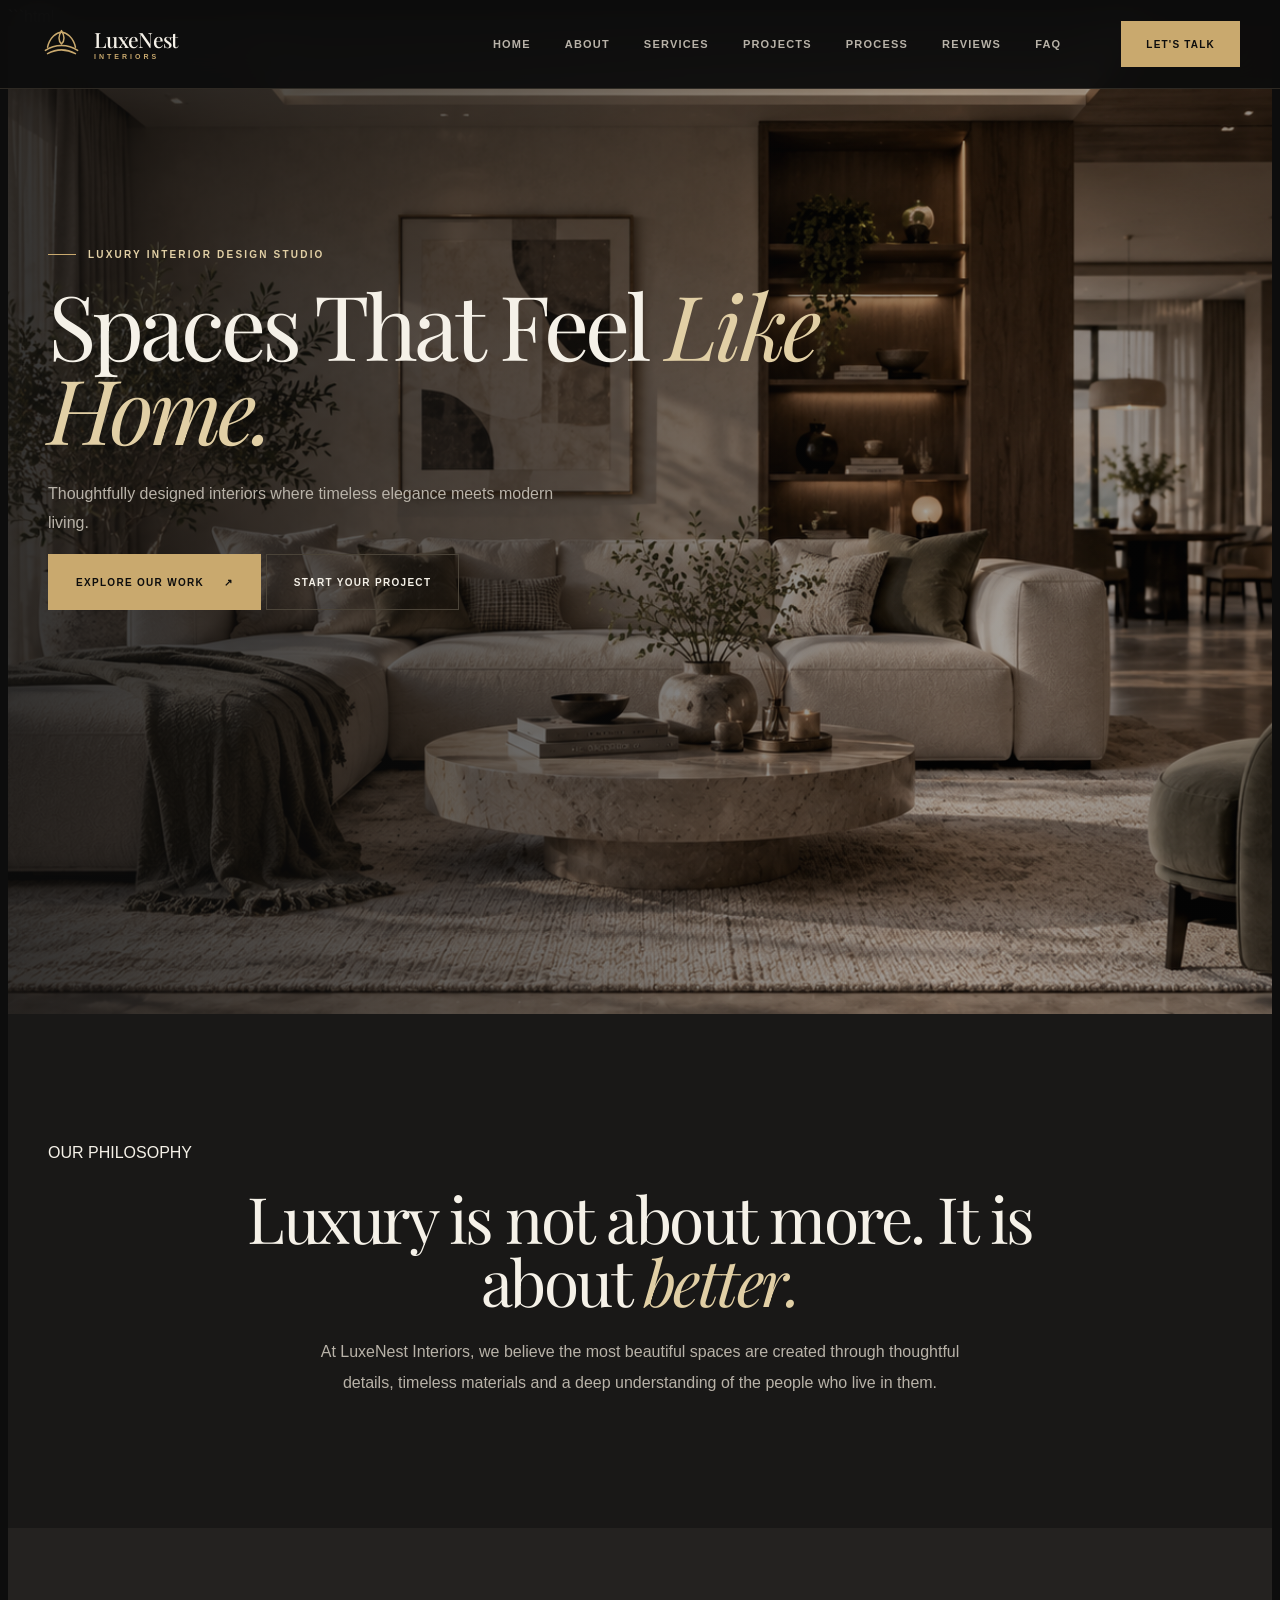
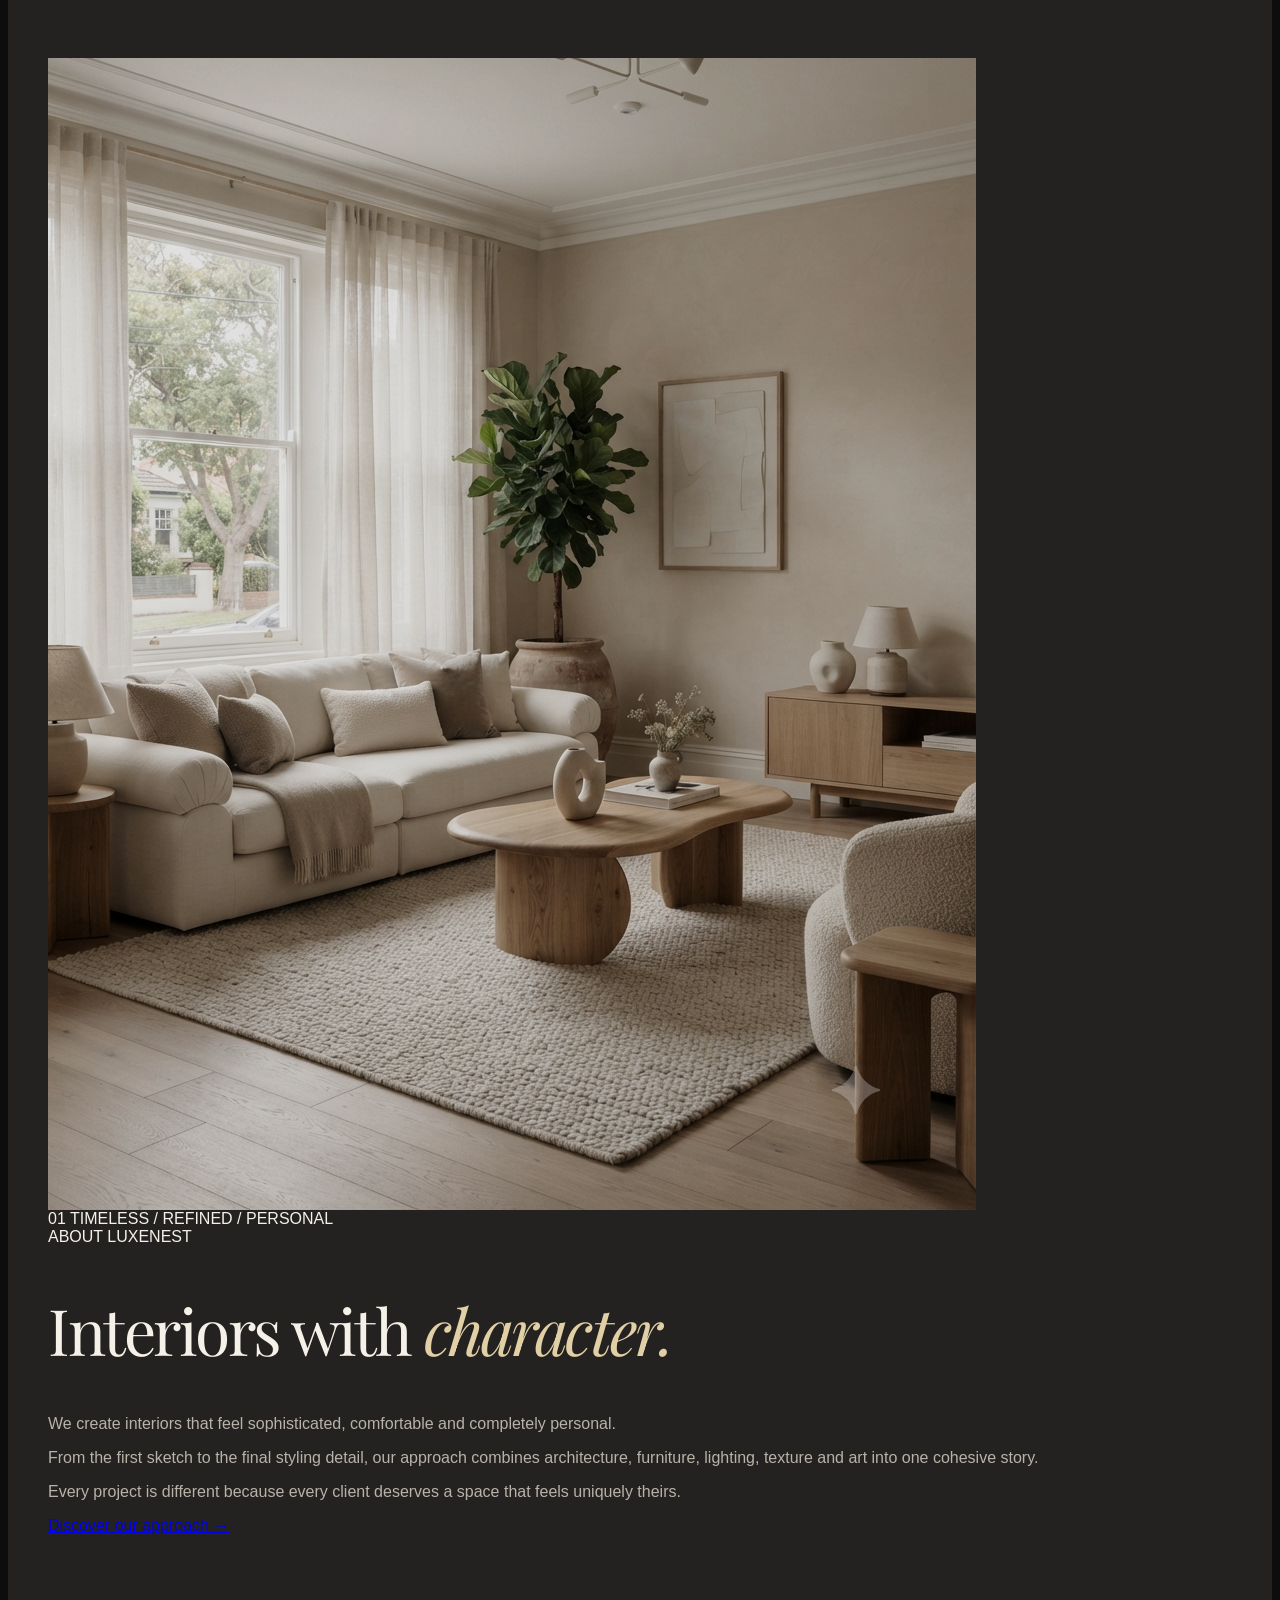
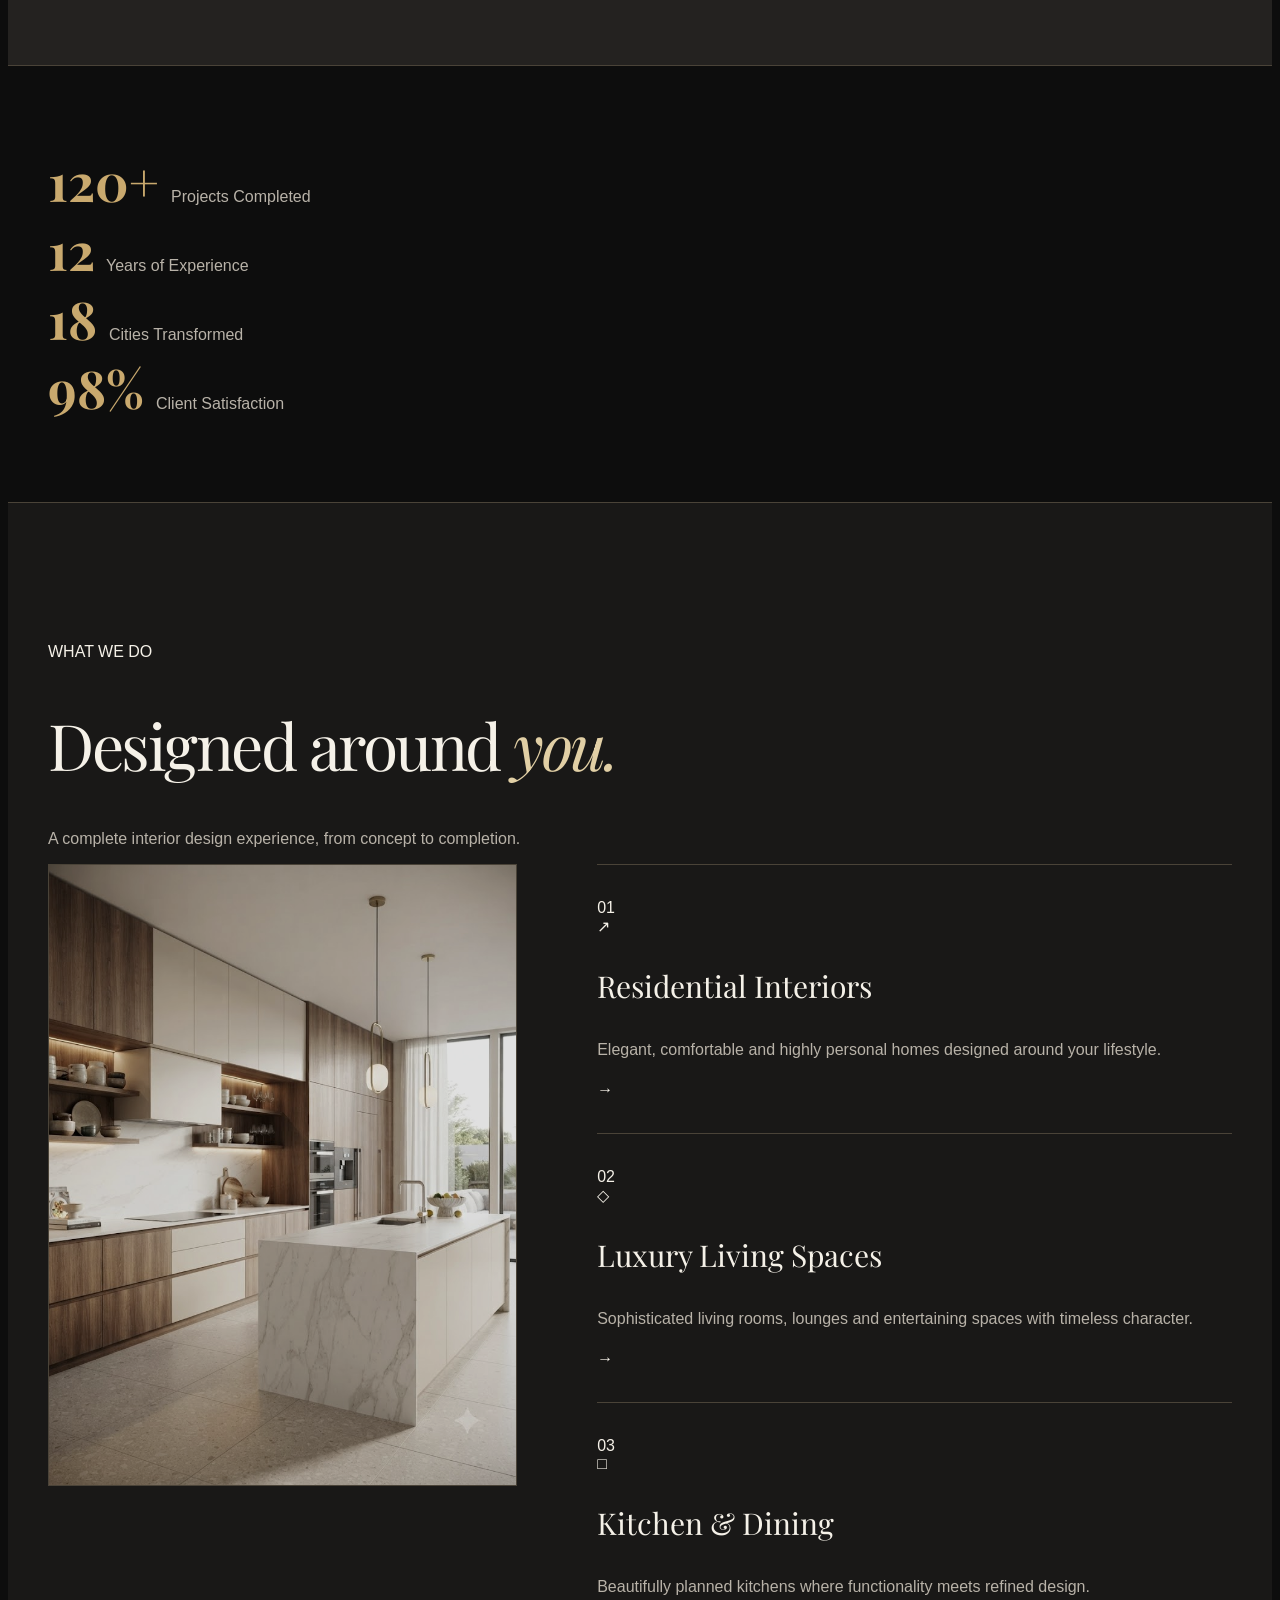
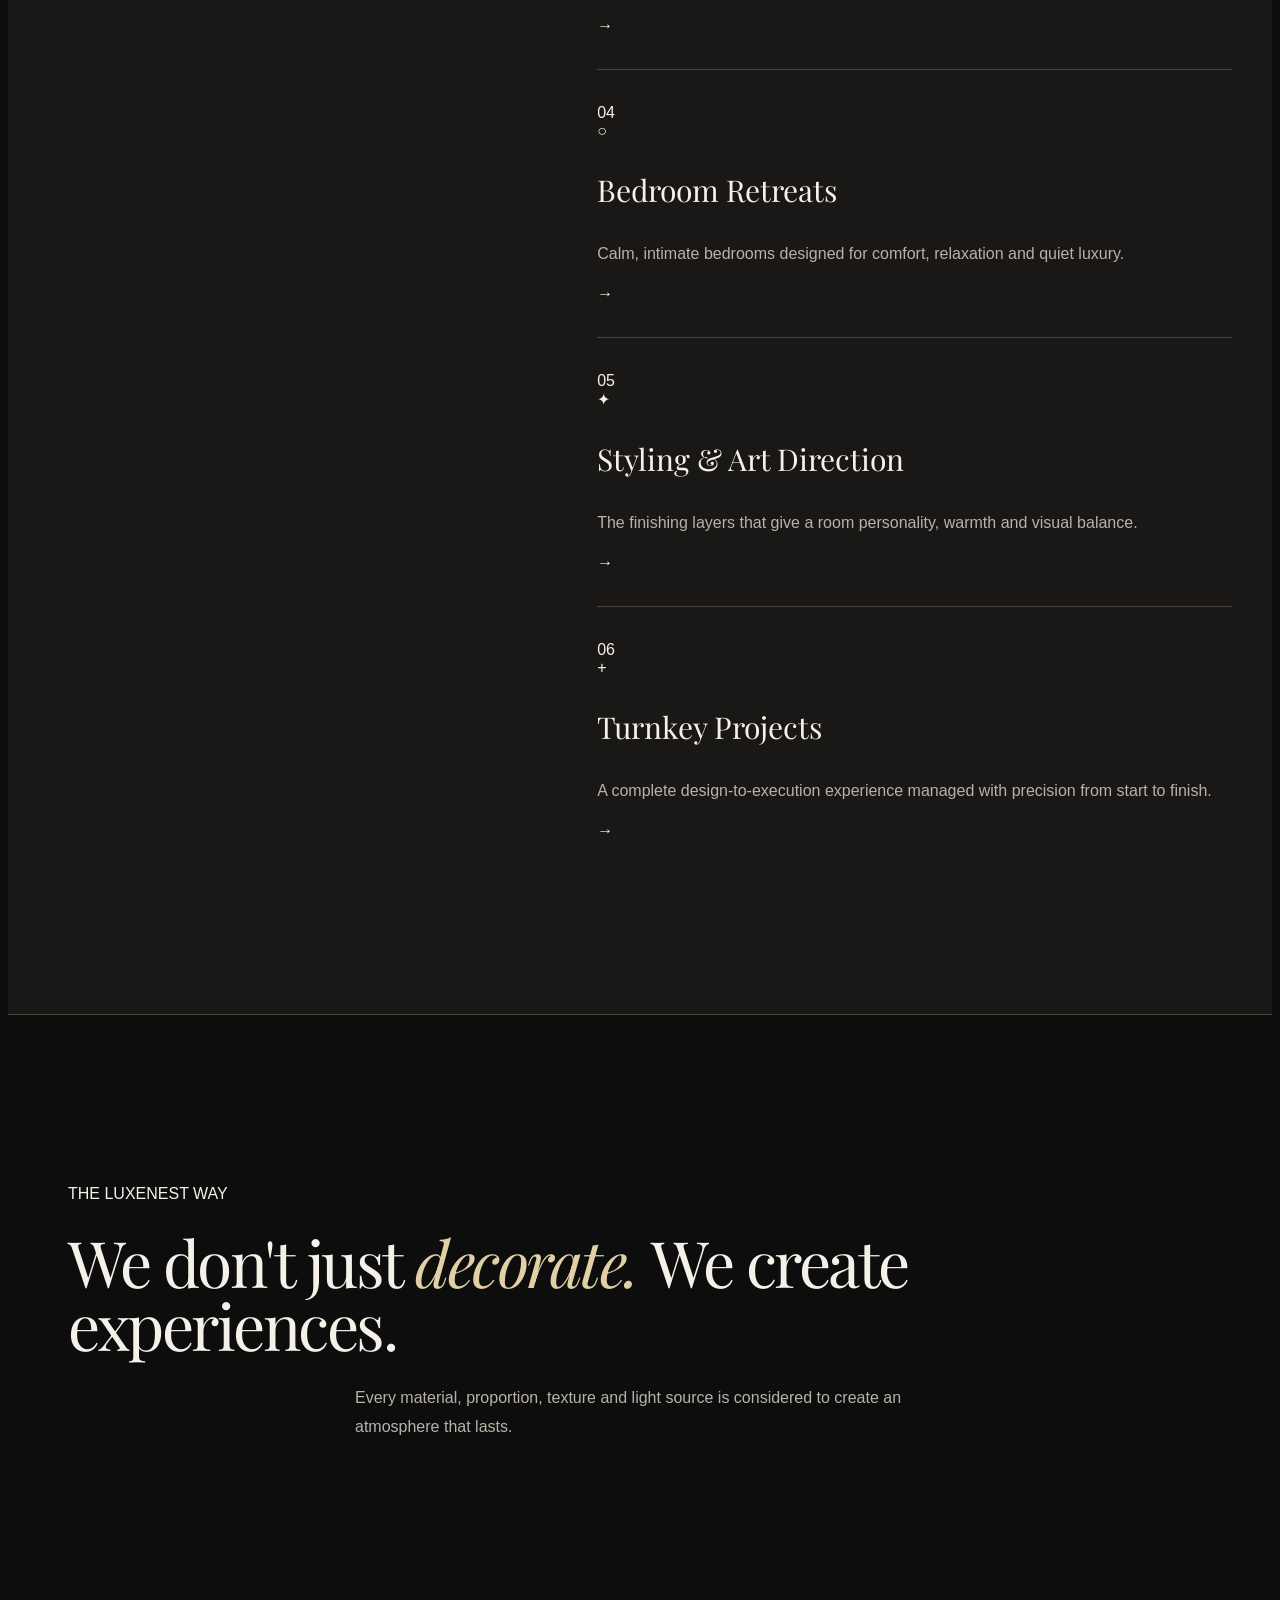
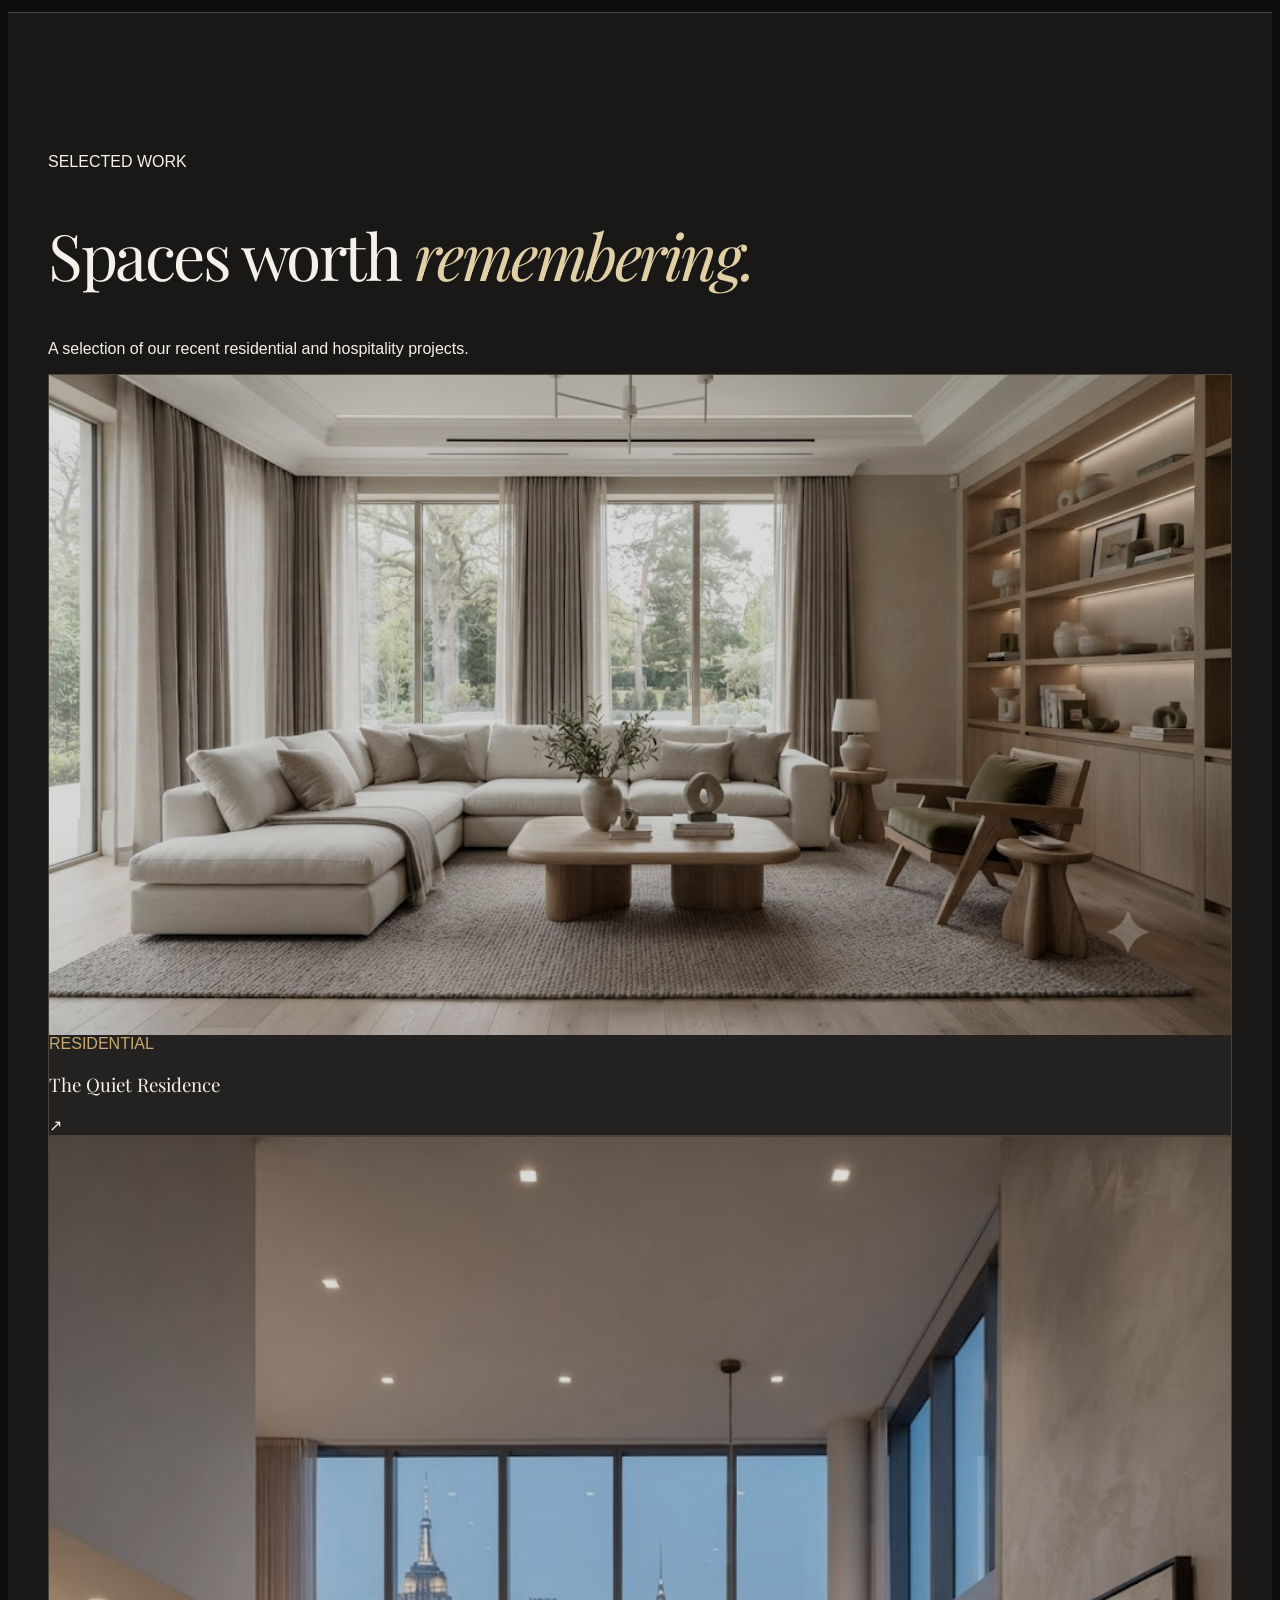
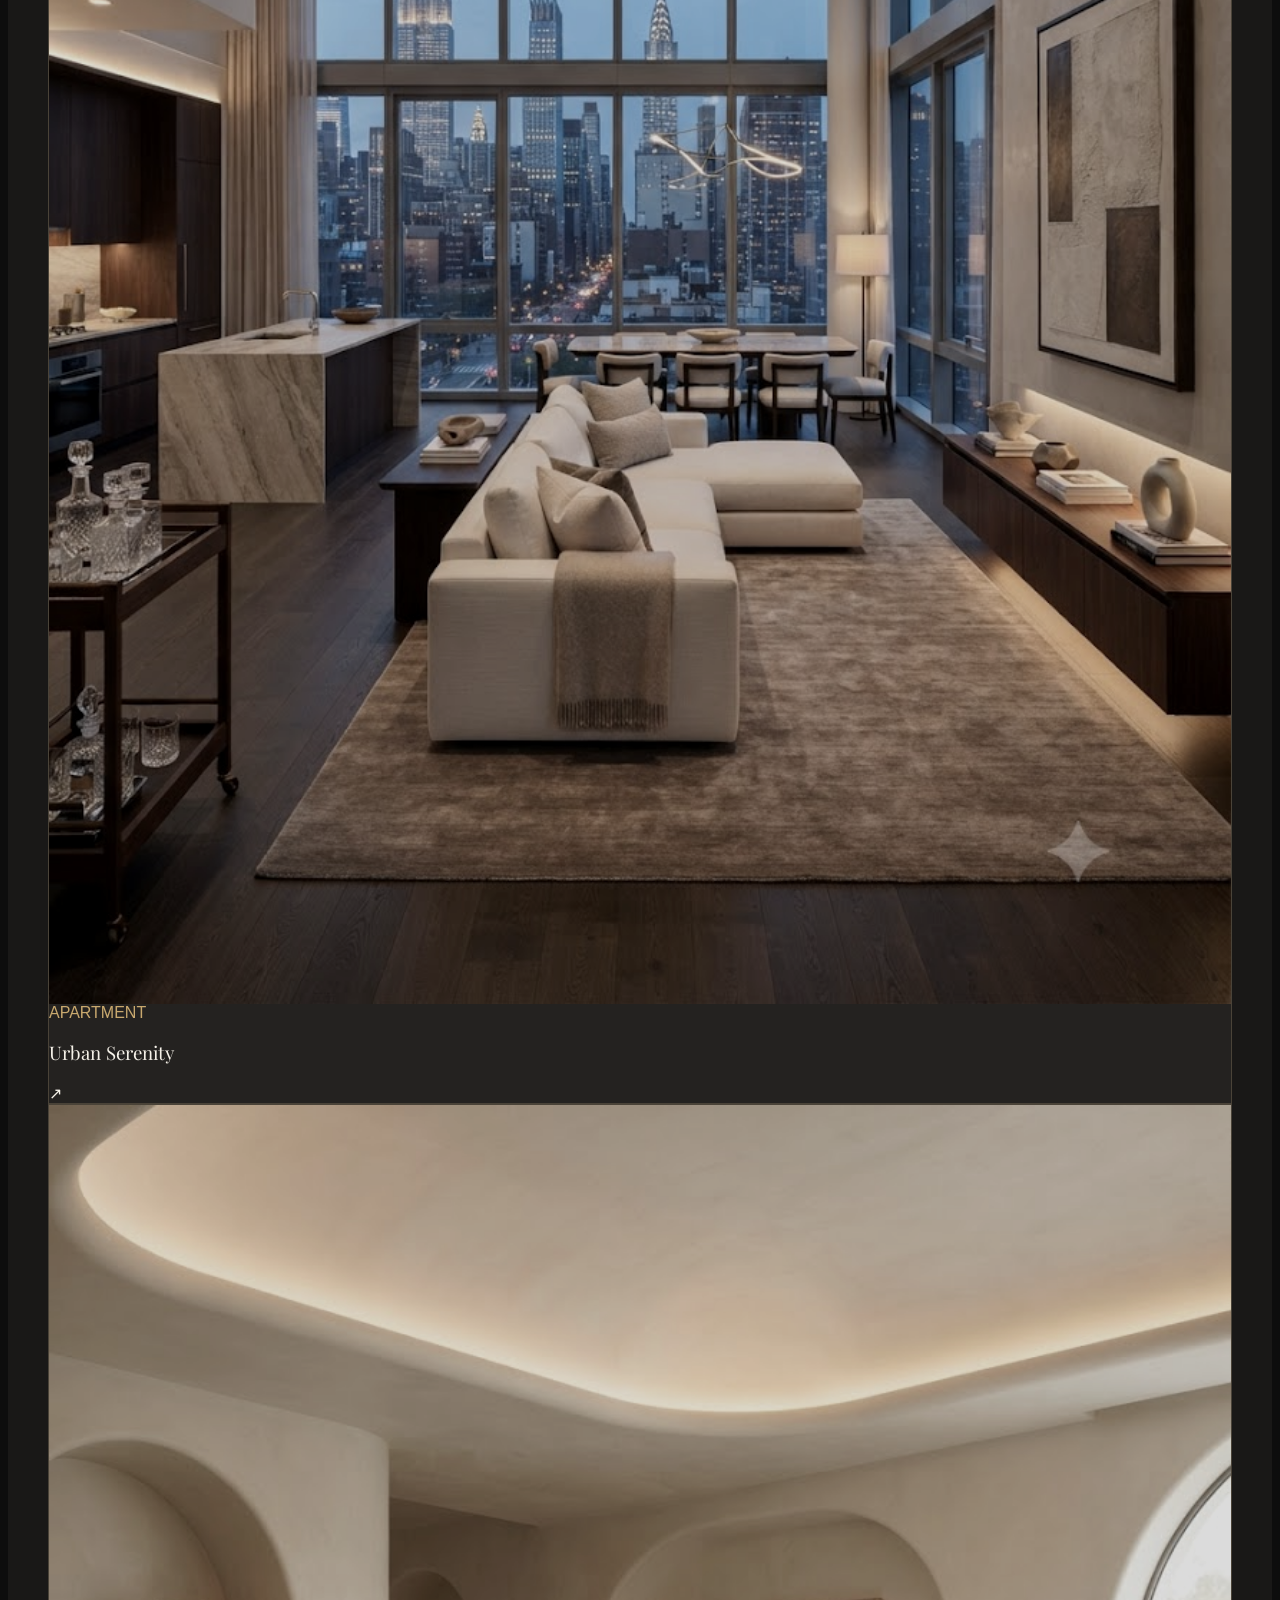
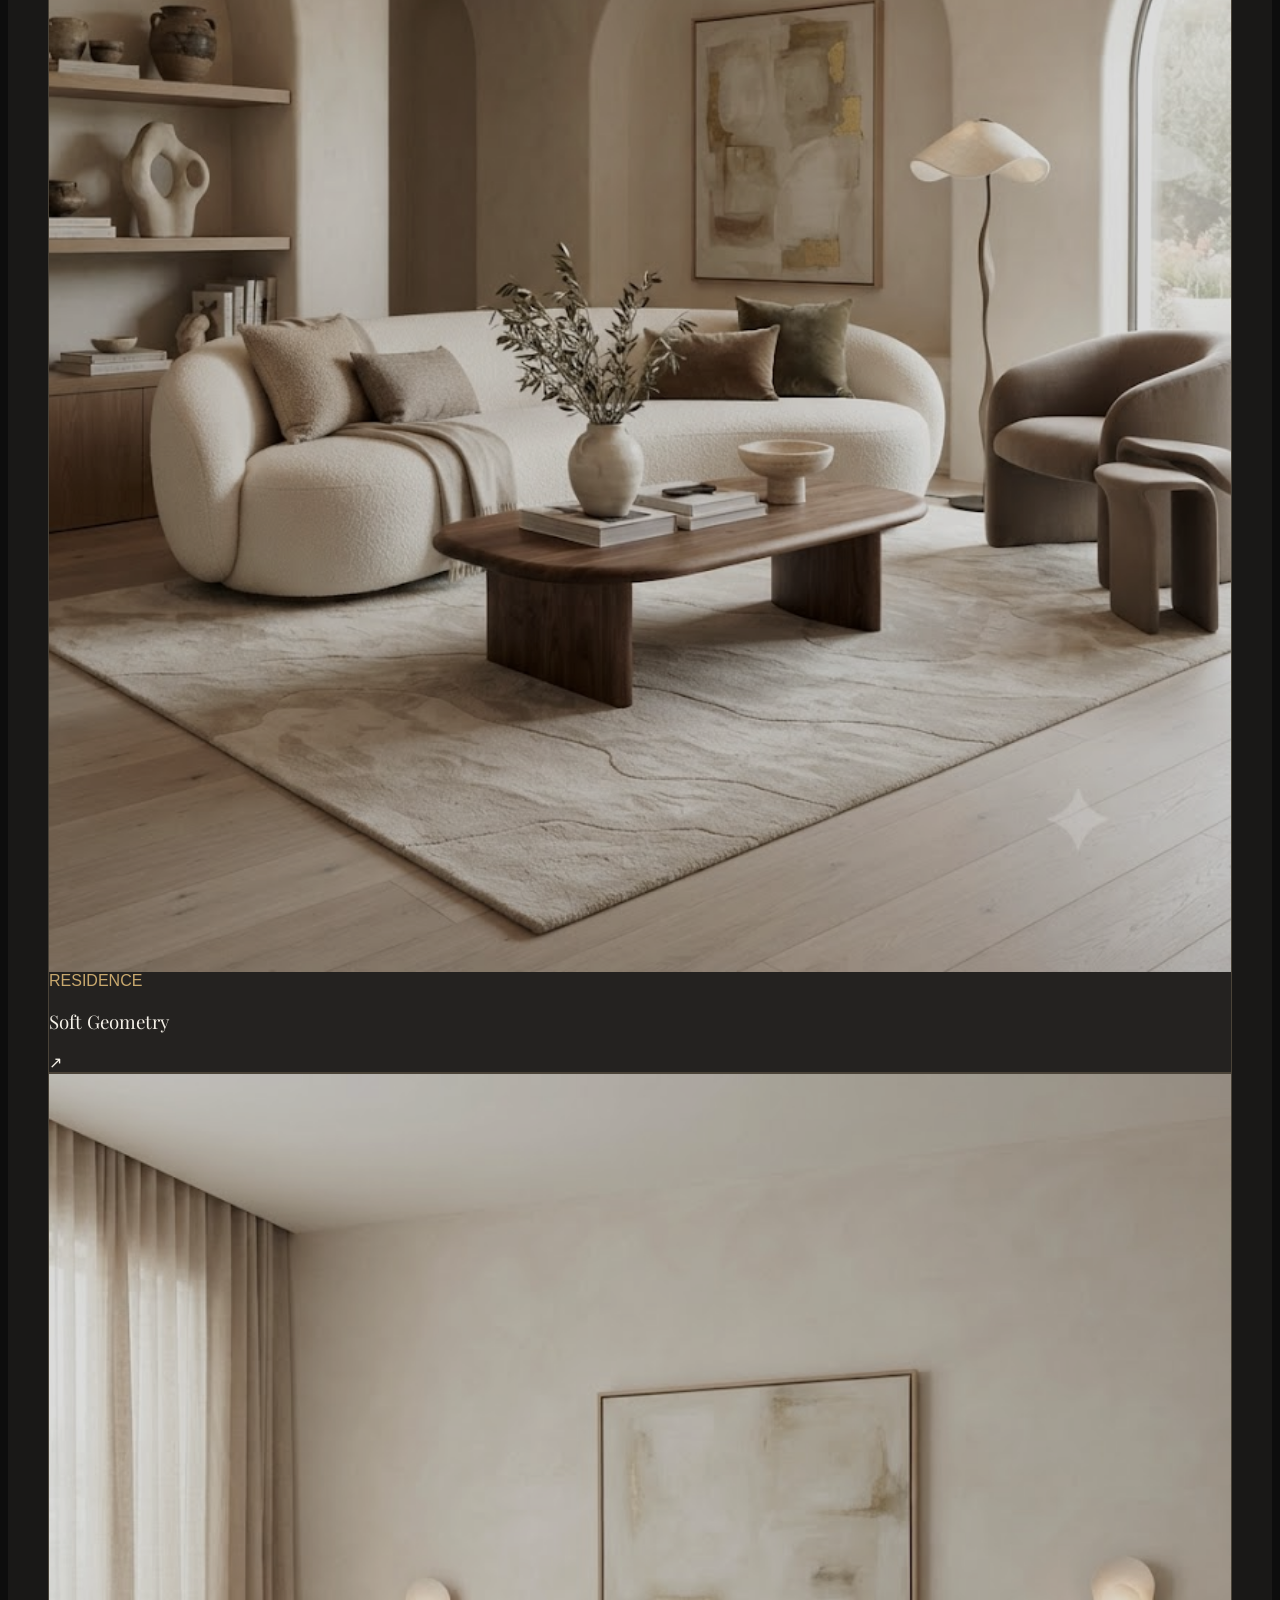
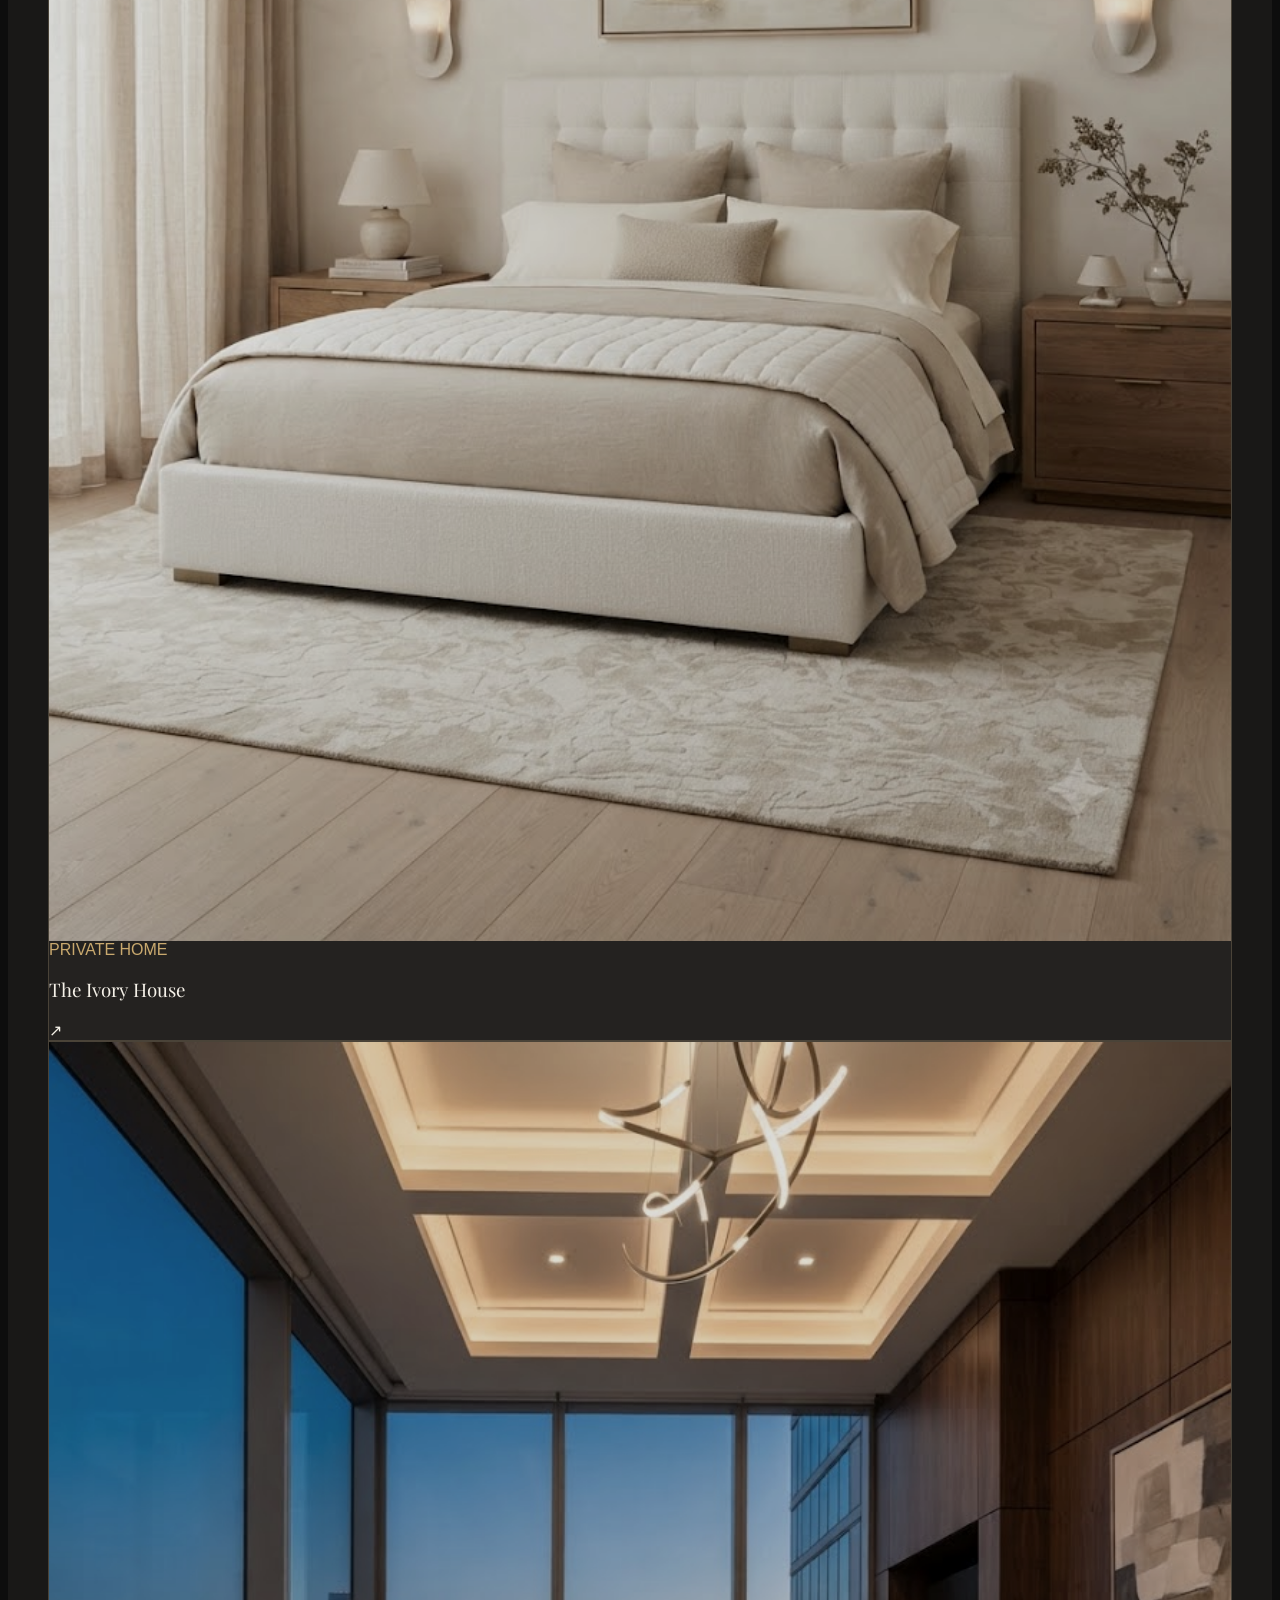
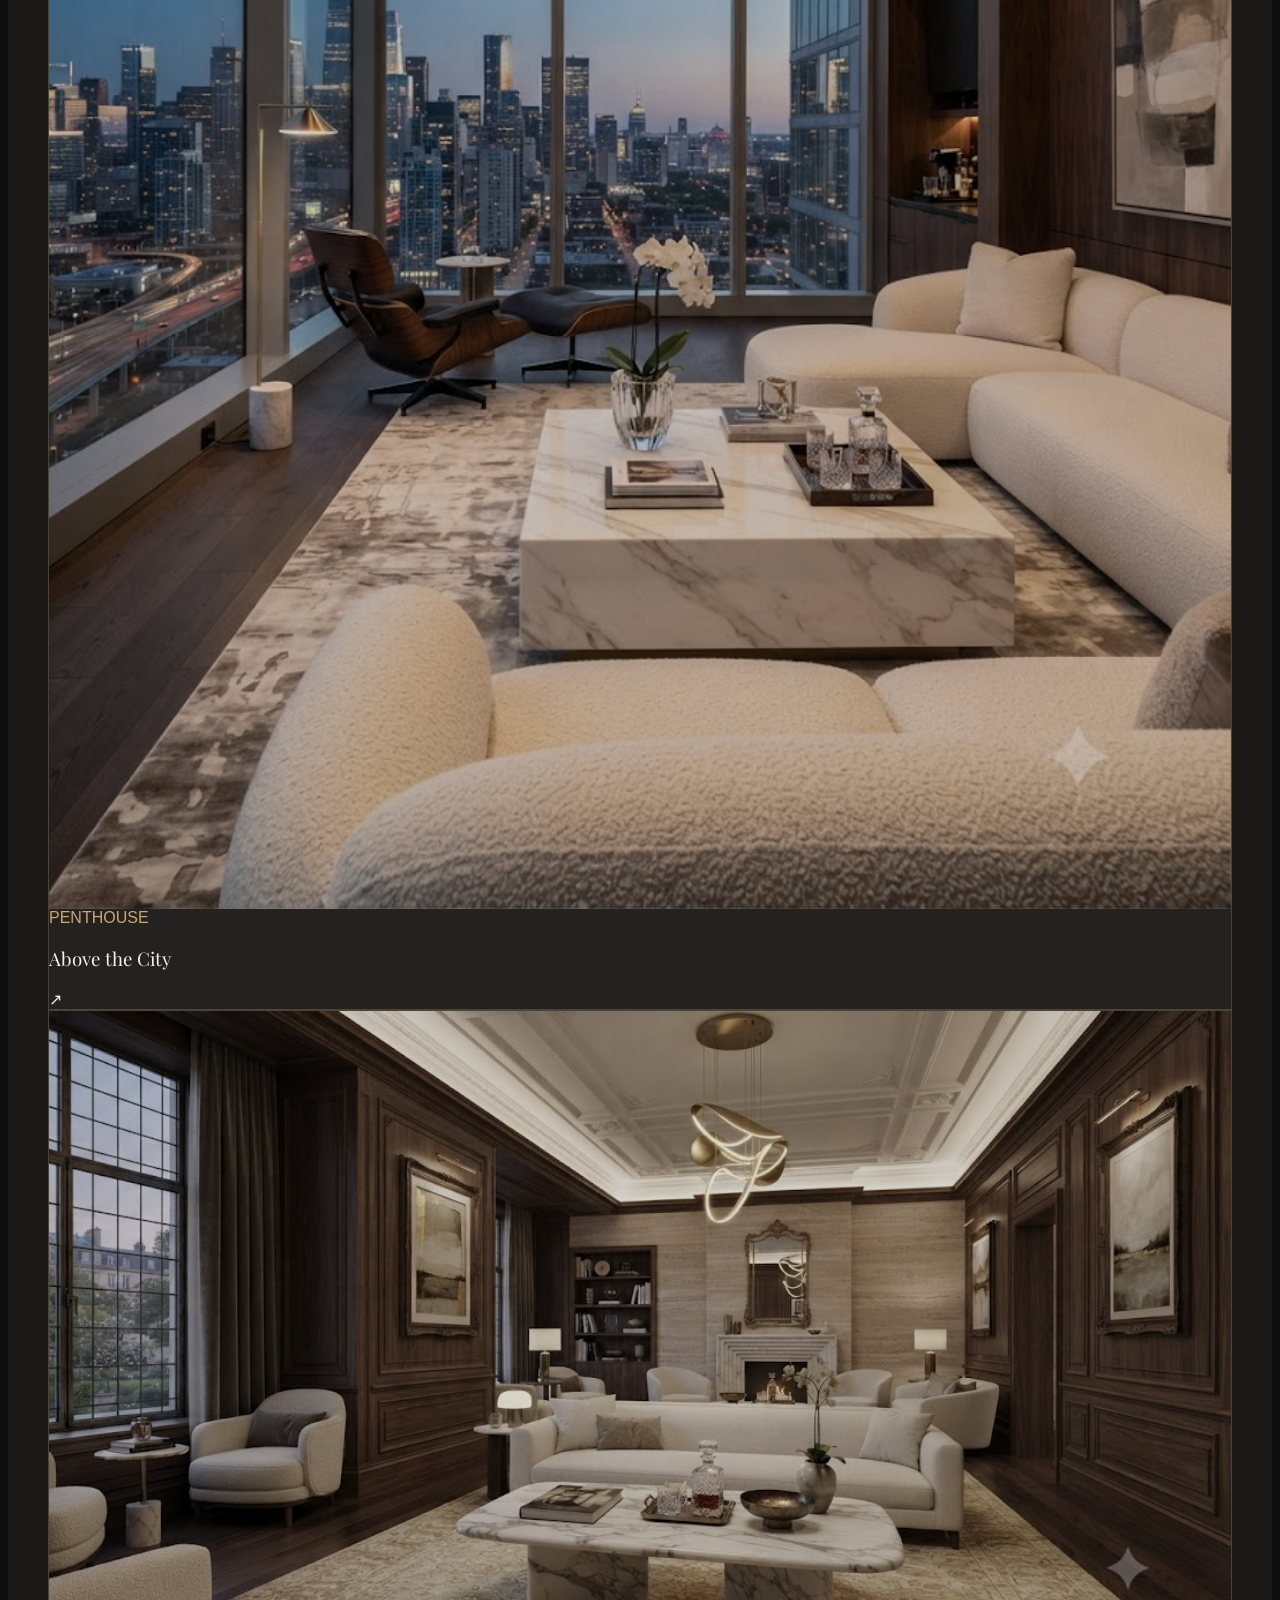
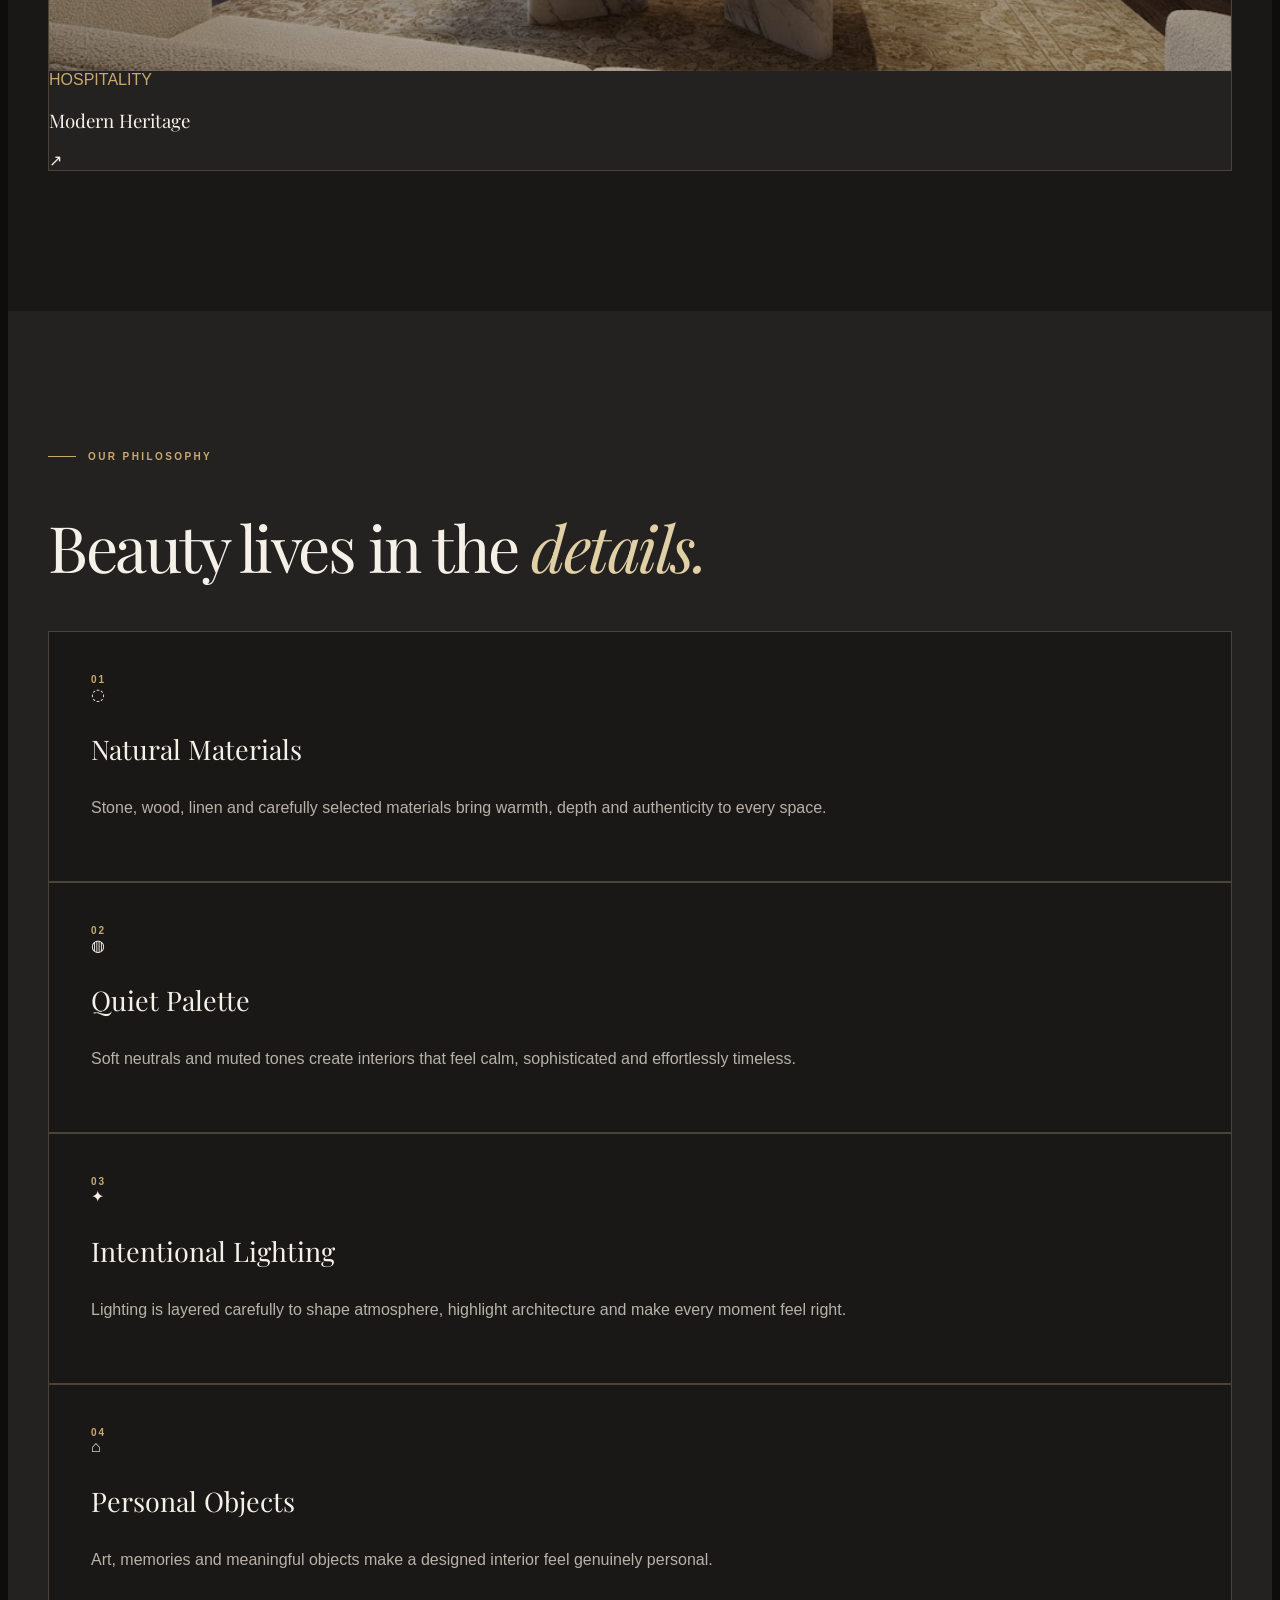
<file: index.html>
```html
<!DOCTYPE html>
<html lang="en">

<head>

    <meta charset="UTF-8">

    <meta
        name="viewport"
        content="width=device-width, initial-scale=1.0"
    >

    <meta
        name="description"
        content="LuxeNest Interiors — Luxury interior design for refined modern living."
    >

    <title>LuxeNest Interiors | Luxury Interior Design</title>

    <!-- Google Fonts -->
    <link rel="preconnect" href="https://fonts.googleapis.com">

    <link
        rel="preconnect"
        href="https://fonts.gstatic.com"
        crossorigin
    >

    <link
        href="https://fonts.googleapis.com/css2?family=DM+Sans:wght@400;500;600;700&family=Playfair+Display:wght@400;500;600;700&display=swap"
        rel="stylesheet"
    >

    <!-- Main CSS -->
    <link
        rel="stylesheet"
        href="css/style.css"
    >

</head>


<body>


    <!-- =====================================================
         HEADER
    ====================================================== -->

    <header class="site-header">

        <div class="nav-container">

            <!-- PURE SYMBOL LOGO -->
            <a
                href="#home"
                class="logo"
                aria-label="LuxeNest Interiors"
            >

                <svg
                    class="brand-mark"
                    viewBox="0 0 80 80"
                    xmlns="http://www.w3.org/2000/svg"
                    aria-hidden="true"
                >

                    <!-- Outer nest curves -->

                    <path
                        d="M14 45
                           C18 27 31 17 40 17
                           C49 17 62 27 66 45"
                        fill="none"
                        stroke="currentColor"
                        stroke-width="3"
                        stroke-linecap="round"
                    />

                    <path
                        d="M10 51
                           C22 43 31 42 40 42
                           C49 42 58 43 70 51"
                        fill="none"
                        stroke="currentColor"
                        stroke-width="3"
                        stroke-linecap="round"
                    />

                    <path
                        d="M14 57
                           C25 51 32 50 40 50
                           C48 50 55 51 66 57"
                        fill="none"
                        stroke="currentColor"
                        stroke-width="3"
                        stroke-linecap="round"
                    />

                    <!-- Abstract central leaf -->

                    <path
                        d="M40 14
                           C34 24 34 33 40 39
                           C46 33 46 24 40 14Z"
                        fill="currentColor"
                    />

                </svg>

                <span class="logo-text">

                    <span class="logo-main">
                        LuxeNest
                    </span>

                    <span class="logo-sub">
                        INTERIORS
                    </span>

                </span>

            </a>


            <!-- Desktop Navigation -->

            <nav class="desktop-nav">

                <a href="#home">Home</a>

                <a href="#about">About</a>

                <a href="#services">Services</a>

                <a href="#projects">Projects</a>

                <a href="#process">Process</a>

                <a href="#reviews">Reviews</a>

                <a href="#faq">FAQ</a>

            </nav>


            <!-- Header CTA -->

            <a
                href="#contact"
                class="nav-contact"
            >
                Let's Talk
            </a>

        </div>

    </header>



    <!-- =====================================================
         MAIN
    ====================================================== -->

    <main>


        <!-- =================================================
             HERO
        ================================================== -->

        <section
            class="hero"
            id="home"
        >

            <div class="hero-image-wrapper">

                <img
                    src="Images/hero.png"
                    alt="Luxury modern interior designed by LuxeNest"
                    class="hero-image"
                >

            </div>


            <div class="hero-overlay"></div>


            <div class="hero-content">

                <div class="hero-kicker">

                    <span></span>

                    LUXURY INTERIOR DESIGN STUDIO

                </div>


                <h1>

                    Spaces That Feel

                    <em>
                        Like Home.
                    </em>

                </h1>


                <p>

                    Thoughtfully designed interiors where timeless
                    elegance meets modern living.

                </p>


                <div class="hero-buttons">

                    <a
                        href="#projects"
                        class="btn btn-light"
                    >

                        Explore Our Work

                        <span>↗</span>

                    </a>


                    <a
                        href="#contact"
                        class="btn btn-outline-light"
                    >

                        Start Your Project

                    </a>

                </div>

            </div>


            <div class="hero-bottom">

                <div>

                    <strong>
                        01
                    </strong>

                    <span>
                        Designing spaces
                        <br>
                        with intention
                    </span>

                </div>


                <div class="scroll-indicator">

                    <span>
                        SCROLL TO EXPLORE
                    </span>

                    <div class="scroll-line"></div>

                </div>

            </div>

        </section>



        <!-- =================================================
             INTRODUCTION
        ================================================== -->

        <section class="intro-section">

            <div class="section-container intro-grid">

                <div class="small-label">

                    OUR PHILOSOPHY

                </div>


                <div class="intro-text">

                    <h2>

                        Luxury is not about

                        <span>
                            more.
                        </span>

                        It is about

                        <em>
                            better.
                        </em>

                    </h2>


                    <p>

                        At LuxeNest Interiors, we believe the most
                        beautiful spaces are created through thoughtful
                        details, timeless materials and a deep
                        understanding of the people who live in them.

                    </p>

                </div>

            </div>

        </section>



        <!-- =================================================
             ABOUT
        ================================================== -->

        <section
            class="about-section section-padding"
            id="about"
        >

            <div class="section-container about-grid">


                <div class="about-image reveal-image">

                    <img
                        src="Images/about.png"
                        alt="Elegant luxury living room"
                        loading="lazy"
                    >


                    <div class="image-caption">

                        <span>
                            01
                        </span>

                        <span>
                            TIMELESS / REFINED / PERSONAL
                        </span>

                    </div>

                </div>



                <div class="about-content">

                    <div class="section-label">

                        <span></span>

                        ABOUT LUXENEST

                    </div>


                    <h2>

                        Interiors with

                        <em>
                            character.
                        </em>

                    </h2>


                    <p class="lead">

                        We create interiors that feel sophisticated,
                        comfortable and completely personal.

                    </p>


                    <p>

                        From the first sketch to the final styling
                        detail, our approach combines architecture,
                        furniture, lighting, texture and art into
                        one cohesive story.

                    </p>


                    <p>

                        Every project is different because every
                        client deserves a space that feels uniquely
                        theirs.

                    </p>


                    <a
                        href="#services"
                        class="text-link"
                    >

                        Discover our approach

                        <span>
                            →
                        </span>

                    </a>

                </div>

            </div>

        </section>



        <!-- =================================================
             STATS
        ================================================== -->

        <section class="stats-section">

            <div class="section-container stats-grid">

                <div class="stat-item">

                    <strong>
                        120+
                    </strong>

                    <span>
                        Projects Completed
                    </span>

                </div>


                <div class="stat-item">

                    <strong>
                        12
                    </strong>

                    <span>
                        Years of Experience
                    </span>

                </div>


                <div class="stat-item">

                    <strong>
                        18
                    </strong>

                    <span>
                        Cities Transformed
                    </span>

                </div>


                <div class="stat-item">

                    <strong>
                        98%
                    </strong>

                    <span>
                        Client Satisfaction
                    </span>

                </div>

            </div>

        </section>



        <!-- =================================================
             SERVICES
        ================================================== -->

        <section
            class="services-section section-padding"
            id="services"
        >

            <div class="section-container">


                <div class="section-heading">

                    <div class="section-label">

                        <span></span>

                        WHAT WE DO

                    </div>


                    <h2>

                        Designed around

                        <em>
                            you.
                        </em>

                    </h2>


                    <p>

                        A complete interior design experience,
                        from concept to completion.

                    </p>

                </div>



                <div class="services-layout">


                    <!-- Service image -->

                    <div class="services-feature-image">

                        <img
                            src="Images/modular-kitchen.png"
                            alt="Luxury modular kitchen interior"
                            loading="lazy"
                        >

                        <div class="services-image-caption">

                            <span>
                                SIGNATURE SPACES
                            </span>

                            <strong>
                                Crafted for everyday living.
                            </strong>

                        </div>

                    </div>


                    <!-- Services list -->

                    <div class="services-list">


                        <article class="service-card">

                            <div class="service-number">
                                01
                            </div>

                            <div class="service-icon">
                                ↗
                            </div>

                            <div class="service-content">

                                <h3>
                                    Residential Interiors
                                </h3>

                                <p>

                                    Elegant, comfortable and highly
                                    personal homes designed around
                                    your lifestyle.

                                </p>

                            </div>

                            <div class="service-arrow">
                                →
                            </div>

                        </article>



                        <article class="service-card">

                            <div class="service-number">
                                02
                            </div>

                            <div class="service-icon">
                                ◇
                            </div>

                            <div class="service-content">

                                <h3>
                                    Luxury Living Spaces
                                </h3>

                                <p>

                                    Sophisticated living rooms,
                                    lounges and entertaining spaces
                                    with timeless character.

                                </p>

                            </div>

                            <div class="service-arrow">
                                →
                            </div>

                        </article>



                        <article class="service-card">

                            <div class="service-number">
                                03
                            </div>

                            <div class="service-icon">
                                □
                            </div>

                            <div class="service-content">

                                <h3>
                                    Kitchen & Dining
                                </h3>

                                <p>

                                    Beautifully planned kitchens
                                    where functionality meets
                                    refined design.

                                </p>

                            </div>

                            <div class="service-arrow">
                                →
                            </div>

                        </article>



                        <article class="service-card">

                            <div class="service-number">
                                04
                            </div>

                            <div class="service-icon">
                                ○
                            </div>

                            <div class="service-content">

                                <h3>
                                    Bedroom Retreats
                                </h3>

                                <p>

                                    Calm, intimate bedrooms designed
                                    for comfort, relaxation and
                                    quiet luxury.

                                </p>

                            </div>

                            <div class="service-arrow">
                                →
                            </div>

                        </article>



                        <article class="service-card">

                            <div class="service-number">
                                05
                            </div>

                            <div class="service-icon">
                                ✦
                            </div>

                            <div class="service-content">

                                <h3>
                                    Styling & Art Direction
                                </h3>

                                <p>

                                    The finishing layers that give
                                    a room personality, warmth and
                                    visual balance.

                                </p>

                            </div>

                            <div class="service-arrow">
                                →
                            </div>

                        </article>



                        <article class="service-card">

                            <div class="service-number">
                                06
                            </div>

                            <div class="service-icon">
                                +
                            </div>

                            <div class="service-content">

                                <h3>
                                    Turnkey Projects
                                </h3>

                                <p>

                                    A complete design-to-execution
                                    experience managed with precision
                                    from start to finish.

                                </p>

                            </div>

                            <div class="service-arrow">
                                →
                            </div>

                        </article>


                    </div>

                </div>

            </div>

        </section>



        <!-- =================================================
             STATEMENT
        ================================================== -->

        <section class="dark-statement">

            <div class="statement-circle"></div>

            <div class="section-container">

                <div class="statement-label">

                    THE LUXENEST WAY

                </div>


                <h2>

                    We don't just

                    <em>
                        decorate.
                    </em>

                    We create

                    <span>
                        experiences.
                    </span>

                </h2>


                <p>

                    Every material, proportion, texture and light
                    source is considered to create an atmosphere
                    that lasts.

                </p>

            </div>

        </section>



        <!-- =================================================
             PROJECTS
        ================================================== -->

        <section
            class="projects-section section-padding"
            id="projects"
        >

            <div class="section-container">


                <div class="projects-heading">

                    <div>

                        <div class="section-label">

                            <span></span>

                            SELECTED WORK

                        </div>


                        <h2>

                            Spaces worth

                            <em>
                                remembering.
                            </em>

                        </h2>

                    </div>


                    <p>

                        A selection of our recent residential
                        and hospitality projects.

                    </p>

                </div>



                <div class="projects-grid">


                    <article class="project-card project-large">

                        <div class="project-image">

                            <img
                                src="Images/project1.png"
                                alt="Luxury residential interior"
                                loading="lazy"
                            >


                            <div class="project-overlay">

                                <div>

                                    <span>
                                        RESIDENTIAL
                                    </span>

                                    <h3>
                                        The Quiet Residence
                                    </h3>

                                </div>


                                <div class="project-circle">
                                    ↗
                                </div>

                            </div>

                        </div>

                    </article>



                    <article class="project-card">

                        <div class="project-image">

                            <img
                                src="Images/project2.png"
                                alt="Modern luxury living room"
                                loading="lazy"
                            >


                            <div class="project-overlay">

                                <div>

                                    <span>
                                        APARTMENT
                                    </span>

                                    <h3>
                                        Urban Serenity
                                    </h3>

                                </div>


                                <div class="project-circle">
                                    ↗
                                </div>

                            </div>

                        </div>

                    </article>



                    <article class="project-card">

                        <div class="project-image">

                            <img
                                src="Images/project3.png"
                                alt="Elegant contemporary interior"
                                loading="lazy"
                            >


                            <div class="project-overlay">

                                <div>

                                    <span>
                                        RESIDENCE
                                    </span>

                                    <h3>
                                        Soft Geometry
                                    </h3>

                                </div>


                                <div class="project-circle">
                                    ↗
                                </div>

                            </div>

                        </div>

                    </article>



                    <article class="project-card">

                        <div class="project-image">

                            <img
                                src="Images/project4.png"
                                alt="Luxury bedroom interior"
                                loading="lazy"
                            >


                            <div class="project-overlay">

                                <div>

                                    <span>
                                        PRIVATE HOME
                                    </span>

                                    <h3>
                                        The Ivory House
                                    </h3>

                                </div>


                                <div class="project-circle">
                                    ↗
                                </div>

                            </div>

                        </div>

                    </article>



                    <article class="project-card">

                        <div class="project-image">

                            <img
                                src="Images/project5.png"
                                alt="Minimal luxury interior"
                                loading="lazy"
                            >


                            <div class="project-overlay">

                                <div>

                                    <span>
                                        PENTHOUSE
                                    </span>

                                    <h3>
                                        Above the City
                                    </h3>

                                </div>


                                <div class="project-circle">
                                    ↗
                                </div>

                            </div>

                        </div>

                    </article>



                    <article class="project-card project-wide">

                        <div class="project-image">

                            <img
                                src="Images/project6.png"
                                alt="Premium contemporary interior"
                                loading="lazy"
                            >


                            <div class="project-overlay">

                                <div>

                                    <span>
                                        HOSPITALITY
                                    </span>

                                    <h3>
                                        Modern Heritage
                                    </h3>

                                </div>


                                <div class="project-circle">
                                    ↗
                                </div>

                            </div>

                        </div>

                    </article>


                </div>

            </div>

        </section>



        <!-- =================================================
             DESIGN PHILOSOPHY
        ================================================== -->

        <section
            class="philosophy-section"
            id="philosophy"
        >

            <div class="section-container">

                <div class="section-heading">

                    <span class="eyebrow">
                        OUR PHILOSOPHY
                    </span>

                    <h2>

                        Beauty lives in the

                        <em>
                            details.
                        </em>

                    </h2>

                </div>


                <div class="philosophy-grid">


                    <article class="philosophy-card">

                        <div class="philosophy-number">
                            01
                        </div>

                        <div class="philosophy-icon">
                            ◌
                        </div>

                        <h3>
                            Natural Materials
                        </h3>

                        <p>

                            Stone, wood, linen and carefully selected
                            materials bring warmth, depth and
                            authenticity to every space.

                        </p>

                    </article>



                    <article class="philosophy-card">

                        <div class="philosophy-number">
                            02
                        </div>

                        <div class="philosophy-icon">
                            ◍
                        </div>

                        <h3>
                            Quiet Palette
                        </h3>

                        <p>

                            Soft neutrals and muted tones create
                            interiors that feel calm, sophisticated
                            and effortlessly timeless.

                        </p>

                    </article>



                    <article class="philosophy-card">

                        <div class="philosophy-number">
                            03
                        </div>

                        <div class="philosophy-icon">
                            ✦
                        </div>

                        <h3>
                            Intentional Lighting
                        </h3>

                        <p>

                            Lighting is layered carefully to shape
                            atmosphere, highlight architecture and
                            make every moment feel right.

                        </p>

                    </article>



                    <article class="philosophy-card">

                        <div class="philosophy-number">
                            04
                        </div>

                        <div class="philosophy-icon">
                            ⌂
                        </div>

                        <h3>
                            Personal Objects
                        </h3>

                        <p>

                            Art, memories and meaningful objects
                            make a designed interior feel genuinely
                            personal.

                        </p>

                    </article>


                </div>

            </div>

        </section>



        <!-- =================================================
             DARK STATEMENT
        ================================================== -->

        <section class="dark-statement">

            <div class="dark-statement-inner">

                <span class="eyebrow light-eyebrow">
                    THE LUXENEST APPROACH
                </span>

                <h2>

                    We don't just decorate.

                    <br>

                    <em>
                        We create experiences.
                    </em>

                </h2>

                <p>

                    Every space should tell a story, reflect its people
                    and feel beautiful long after the first impression.

                </p>

            </div>

        </section>



        <!-- =================================================
             PROCESS
        ================================================== -->

        <section
            class="process-section"
            id="process"
        >

            <div class="section-container">

                <div class="process-header">

                    <div>

                        <span class="eyebrow">
                            OUR PROCESS
                        </span>

                        <h2>

                            From first idea to

                            <em>
                                final detail.
                            </em>

                        </h2>

                    </div>


                    <p>

                        A thoughtful process keeps every project
                        intentional, transparent and deeply personal.

                    </p>

                </div>


                <div class="process-list">


                    <div class="process-item">

                        <span class="process-number">
                            01
                        </span>

                        <div class="process-content">

                            <h3>
                                Discover
                            </h3>

                            <p>

                                We begin by understanding your lifestyle,
                                aspirations, preferences and the way you
                                want your space to feel.

                            </p>

                        </div>

                        <span class="process-arrow">
                            ↗
                        </span>

                    </div>



                    <div class="process-item">

                        <span class="process-number">
                            02
                        </span>

                        <div class="process-content">

                            <h3>
                                Concept
                            </h3>

                            <p>

                                Ideas become a clear creative direction
                                through mood, materials, colour and
                                spatial references.

                            </p>

                        </div>

                        <span class="process-arrow">
                            ↗
                        </span>

                    </div>



                    <div class="process-item">

                        <span class="process-number">
                            03
                        </span>

                        <div class="process-content">

                            <h3>
                                Design
                            </h3>

                            <p>

                                We develop layouts, furniture selections,
                                lighting and details that bring the
                                concept into a complete design.

                            </p>

                        </div>

                        <span class="process-arrow">
                            ↗
                        </span>

                    </div>



                    <div class="process-item">

                        <span class="process-number">
                            04
                        </span>

                        <div class="process-content">

                            <h3>
                                Execute
                            </h3>

                            <p>

                                Our team coordinates every detail with
                                care, from materials and craftsmanship
                                to final styling.

                            </p>

                        </div>

                        <span class="process-arrow">
                            ↗
                        </span>

                    </div>



                    <div class="process-item">

                        <span class="process-number">
                            05
                        </span>

                        <div class="process-content">

                            <h3>
                                Reveal
                            </h3>

                            <p>

                                The final reveal brings everything
                                together: a considered space designed
                                specifically for you.

                            </p>

                        </div>

                        <span class="process-arrow">
                            ↗
                        </span>

                    </div>


                </div>

            </div>

        </section>



        <!-- =================================================
             BIG IMAGE CTA
        ================================================== -->

        <section class="image-cta-section">

            <div class="image-cta-image">

                <img
                    src="Images/gallery1.png"
                    alt="Luxury interior designed by LuxeNest"
                >

            </div>

            <div class="image-cta-overlay"></div>

            <div class="image-cta-content">

                <span class="eyebrow light-eyebrow">
                    YOUR SPACE, REIMAGINED
                </span>

                <h2>

                    Ready to create

                    <em>
                        something beautiful?
                    </em>

                </h2>

                <a
                    href="#contact"
                    class="btn btn-light"
                >

                    Start Your Project

                    <span>
                        ↗
                    </span>

                </a>

            </div>

        </section>



        <!-- =================================================
             GALLERY
        ================================================== -->

        <section
            class="gallery-section"
            id="gallery"
        >

            <div class="section-container">

                <div class="gallery-header">

                    <div>

                        <span class="eyebrow">
                            VISUAL JOURNAL
                        </span>

                        <h2>

                            A glimpse into

                            <em>
                                our world.
                            </em>

                        </h2>

                    </div>


                    <p>

                        Spaces shaped by natural materials,
                        thoughtful details and a quiet sense
                        of luxury.

                    </p>

                </div>


                <div class="gallery-grid">


                    <div class="gallery-item gallery-large">

                        <img
                            src="Images/gallery1.png"
                            alt="Luxury living room interior"
                            loading="lazy"
                        >

                        <div class="gallery-overlay">

                            <span>
                                Living Spaces
                            </span>

                        </div>

                    </div>



                    <div class="gallery-item gallery-tall">

                        <img
                            src="Images/gallery2.png"
                            alt="Elegant interior detail"
                            loading="lazy"
                        >

                        <div class="gallery-overlay">

                            <span>
                                Details
                            </span>

                        </div>

                    </div>



                    <div class="gallery-item">

                        <img
                            src="Images/gallery3.png"
                            alt="Modern luxury interior"
                            loading="lazy"
                        >

                        <div class="gallery-overlay">

                            <span>
                                Modern Living
                            </span>

                        </div>

                    </div>



                    <div class="gallery-item gallery-tall">

                        <img
                            src="Images/gallery4.png"
                            alt="Minimal luxury bedroom"
                            loading="lazy"
                        >

                        <div class="gallery-overlay">

                            <span>
                                Bedrooms
                            </span>

                        </div>

                    </div>



                    <div class="gallery-item">

                        <img
                            src="Images/gallery5.png"
                            alt="Luxury interior styling"
                            loading="lazy"
                        >

                        <div class="gallery-overlay">

                            <span>
                                Styling
                            </span>

                        </div>

                    </div>


                </div>

            </div>

        </section>



        <!-- =================================================
             REVIEWS
        ================================================== -->

        <section
            class="reviews-section"
            id="reviews"
        >

            <div class="section-container">

                <div class="reviews-header">

                    <span class="eyebrow">
                        CLIENT STORIES
                    </span>

                    <h2>

                        Spaces that feel

                        <em>
                            like you.
                        </em>

                    </h2>

                </div>


                <div class="reviews-grid">


                    <article class="review-card">

                        <div class="review-stars">
                            ★ ★ ★ ★ ★
                        </div>

                        <blockquote>

                            “LuxeNest understood exactly what we wanted
                            before we even knew how to describe it.”

                        </blockquote>

                        <div class="review-author">

                            <div class="review-avatar">
                                A
                            </div>

                            <div>

                                <strong>
                                    Aditya & Rhea
                                </strong>

                                <span>
                                    Residential Project
                                </span>

                            </div>

                        </div>

                    </article>



                    <article class="review-card featured-review">

                        <div class="review-stars">
                            ★ ★ ★ ★ ★
                        </div>

                        <blockquote>

                            “The entire experience was thoughtful,
                            professional and completely stress-free.”

                        </blockquote>

                        <div class="review-author">

                            <div class="review-avatar">
                                N
                            </div>

                            <div>

                                <strong>
                                    Neha Kapoor
                                </strong>

                                <span>
                                    Apartment Project
                                </span>

                            </div>

                        </div>

                    </article>



                    <article class="review-card">

                        <div class="review-stars">
                            ★ ★ ★ ★ ★
                        </div>

                        <blockquote>

                            “Our home finally feels like a reflection
                            of who we are.”

                        </blockquote>

                        <div class="review-author">

                            <div class="review-avatar">
                                K
                            </div>

                            <div>

                                <strong>
                                    Karan Mehta
                                </strong>

                                <span>
                                    Penthouse Project
                                </span>

                            </div>

                        </div>

                    </article>


                </div>

            </div>

        </section>



        <!-- =================================================
             FAQ
        ================================================== -->

        <section
            class="faq-section"
            id="faq"
        >

            <div class="section-container">

                <div class="faq-layout">


                    <div class="faq-intro">

                        <span class="eyebrow">
                            FAQ
                        </span>

                        <h2>

                            Questions,

                            <em>
                                answered.
                            </em>

                        </h2>

                        <p>

                            Everything you need to know before beginning
                            your interior design journey with LuxeNest.

                        </p>

                        <a
                            href="#contact"
                            class="text-link"
                        >

                            Still have questions? Let's talk

                            <span>
                                ↗
                            </span>

                        </a>

                    </div>



                    <div class="faq-list">


                        <details
                            class="faq-item"
                            open
                        >

                            <summary>

                                <span>
                                    What type of projects do you take on?
                                </span>

                                <span class="faq-icon">
                                    +
                                </span>

                            </summary>

                            <div class="faq-answer">

                                <p>

                                    We work across residential interiors,
                                    apartments, villas, penthouses, individual
                                    rooms, kitchens and complete turnkey projects.

                                </p>

                            </div>

                        </details>



                        <details class="faq-item">

                            <summary>

                                <span>
                                    How does the design process begin?
                                </span>

                                <span class="faq-icon">
                                    +
                                </span>

                            </summary>

                            <div class="faq-answer">

                                <p>

                                    Every project begins with a consultation.
                                    We learn about your space, lifestyle,
                                    requirements, aesthetic preferences and goals
                                    before developing the design direction.

                                </p>

                            </div>

                        </details>



                        <details class="faq-item">

                            <summary>

                                <span>
                                    Do you handle execution as well?
                                </span>

                                <span class="faq-icon">
                                    +
                                </span>

                            </summary>

                            <div class="faq-answer">

                                <p>

                                    Yes. For turnkey projects, our team can
                                    coordinate execution, materials, vendors,
                                    craftsmanship and final styling.

                                </p>

                            </div>

                        </details>



                        <details class="faq-item">

                            <summary>

                                <span>
                                    Can I hire LuxeNest for one room?
                                </span>

                                <span class="faq-icon">
                                    +
                                </span>

                            </summary>

                            <div class="faq-answer">

                                <p>

                                    Absolutely. We also work on focused spaces
                                    such as bedrooms, living rooms, kitchens,
                                    dining spaces and home offices.

                                </p>

                            </div>

                        </details>



                        <details class="faq-item">

                            <summary>

                                <span>
                                    How long does a project usually take?
                                </span>

                                <span class="faq-icon">
                                    +
                                </span>

                            </summary>

                            <div class="faq-answer">

                                <p>

                                    Timelines depend on the size and scope of the
                                    project. During the consultation, we provide
                                    a realistic timeline based on your requirements.

                                </p>

                            </div>

                        </details>


                    </div>

                </div>

            </div>

        </section>



        <!-- =================================================
             CONTACT
        ================================================== -->

        <section
            class="contact-section"
            id="contact"
        >

            <div class="contact-container">


                <div class="contact-intro">

                    <span class="eyebrow">
                        LET'S CREATE
                    </span>

                    <h2>

                        Your next chapter

                        <em>
                            starts here.
                        </em>

                    </h2>

                    <p>

                        Tell us a little about your project and we'll
                        get back to you to discuss how we can bring
                        your vision to life.

                    </p>

                    <div class="contact-details">

                        <a href="mailto:hello@luxenestinteriors.com">
                            hello@luxenestinteriors.com
                        </a>

                        <a href="tel:+919999999999">
                            +91 99999 99999
                        </a>

                        <span>
                            Ujjain · Madhya Pradesh · India
                        </span>

                    </div>

                </div>



                <!-- =================================================
                     CONTACT FORM
                ================================================== -->

                <form
                    class="contact-form"
                    id="contactForm"
                >

                    <div class="form-row">


                        <div class="form-group">

                            <label for="name">
                                Your Name
                            </label>

                            <input
                                type="text"
                                id="name"
                                name="name"
                                placeholder="Enter your name"
                                autocomplete="name"
                                required
                            >

                        </div>



                        <div class="form-group">

                            <label for="email">
                                Email Address
                            </label>

                            <input
                                type="email"
                                id="email"
                                name="email"
                                placeholder="you@example.com"
                                autocomplete="email"
                                required
                            >

                        </div>


                    </div>



                    <div class="form-row">


                        <div class="form-group">

                            <label for="phone">
                                Phone Number
                            </label>

                            <input
                                type="tel"
                                id="phone"
                                name="phone"
                                placeholder="+91"
                                autocomplete="tel"
                            >

                        </div>



                        <div class="form-group">

                            <label for="project">
                                Project Type
                            </label>

                            <select
                                id="project"
                                name="project"
                            >

                                <option value="">
                                    Select project type
                                </option>

                                <option value="residential">
                                    Residential Interior
                                </option>

                                <option value="apartment">
                                    Apartment
                                </option>

                                <option value="villa">
                                    Villa
                                </option>

                                <option value="kitchen">
                                    Kitchen
                                </option>

                                <option value="bedroom">
                                    Bedroom
                                </option>

                                <option value="commercial">
                                    Commercial
                                </option>

                                <option value="turnkey">
                                    Turnkey Project
                                </option>

                            </select>

                        </div>


                    </div>



                    <div class="form-group">

                        <label for="message">
                            Tell us about your project
                        </label>

                        <textarea
                            id="message"
                            name="message"
                            rows="6"
                            placeholder="Tell us about your space, style and requirements..."
                            required
                        ></textarea>

                    </div>



                    <button
                        type="submit"
                        class="btn btn-dark form-submit"
                    >

                        Send Enquiry

                        <span>
                            ↗
                        </span>

                    </button>



                    <p class="form-note">
                        We usually respond within 1–2 business days.
                    </p>


                </form>

            </div>

        </section>



    </main>



    <!-- =====================================================
         FOOTER
    ====================================================== -->

    <footer class="site-footer">


        <div class="footer-top">


            <div class="footer-brand">

                <a
                    href="#home"
                    class="footer-logo"
                >

                    <svg
                        class="brand-mark footer-mark"
                        viewBox="0 0 80 80"
                        aria-hidden="true"
                    >

                        <path
                            d="M14 45 C18 27 31 17 40 17 C49 17 62 27 66 45"
                        />

                        <path
                            d="M10 51 C22 43 31 42 40 42 C49 42 58 43 70 51"
                        />

                        <path
                            d="M14 57 C25 51 32 50 40 50 C48 50 55 51 66 57"
                        />

                        <path
                            d="M40 14 C34 24 34 33 40 39 C46 33 46 24 40 14Z"
                            class="brand-leaf"
                        />

                    </svg>

                    <span>
                        LuxeNest
                    </span>

                </a>


                <p>

                    Thoughtfully designed interiors for
                    modern, meaningful living.

                </p>

            </div>



            <div class="footer-column">

                <h4>
                    Explore
                </h4>

                <a href="#home">
                    Home
                </a>

                <a href="#about">
                    About
                </a>

                <a href="#services">
                    Services
                </a>

                <a href="#projects">
                    Projects
                </a>

                <a href="#gallery">
                    Gallery
                </a>

            </div>



            <div class="footer-column">

                <h4>
                    Connect
                </h4>

                <a href="#contact">
                    Start a Project
                </a>

                <a href="#faq">
                    FAQ
                </a>

                <a href="mailto:hello@luxenestinteriors.com">
                    Email Us
                </a>

            </div>



            <div class="footer-column">

                <h4>
                    Follow
                </h4>

                <a
                    href="#"
                    aria-label="Instagram"
                >
                    Instagram ↗
                </a>

                <a
                    href="#"
                    aria-label="Pinterest"
                >
                    Pinterest ↗
                </a>

                <a
                    href="#"
                    aria-label="LinkedIn"
                >
                    LinkedIn ↗
                </a>

            </div>


        </div>



        <div class="footer-bottom">

            <span>
                © 2026 LuxeNest Interiors. All rights reserved.
            </span>

            <span>
                Designed with intention.
            </span>

            <a
                href="#home"
                class="back-to-top"
            >
                Back to top ↑
            </a>

        </div>


    </footer>



    <!-- =====================================================
         JAVASCRIPT
    ====================================================== -->

    <script>


        /* -----------------------------------------
           HEADER SCROLL EFFECT
        ----------------------------------------- */

        const header =
            document.querySelector(".site-header");


        window.addEventListener("scroll", () => {

            if (window.scrollY > 40) {

                header.classList.add("scrolled");

            } else {

                header.classList.remove("scrolled");

            }

        });



        /* -----------------------------------------
           CONTACT FORM
           BACKEND CONNECTION
        ----------------------------------------- */

        const contactForm =
            document.getElementById("contactForm");


        if (contactForm) {

            contactForm.addEventListener(
                "submit",
                async function(event) {

                    event.preventDefault();


                    const button =
                        contactForm.querySelector(
                            "button[type='submit']"
                        );


                    const originalText =
                        button.innerHTML;


                    /*
                     * IMPORTANT:
                     * This is the backend API endpoint.
                     *
                     * If your backend runs on another port
                     * or uses another route, change ONLY
                     * this URL.
                     */

                    const API_URL =
                        "http://localhost:5000/api/enquiries";


                    /*
                     * Collect form values
                     */

                    const formData = {

                        name:
                            document.getElementById("name").value.trim(),

                        email:
                            document.getElementById("email").value.trim(),

                        phone:
                            document.getElementById("phone").value.trim(),

                        project:
                            document.getElementById("project").value,

                        message:
                            document.getElementById("message").value.trim()

                    };


                    /*
                     * Show sending state
                     */

                    button.innerHTML =
                        "Sending...";

                    button.disabled = true;


                    try {


                        /*
                         * Send enquiry to backend
                         */

                        const response =
                            await fetch(
                                API_URL,
                                {
                                    method: "POST",

                                    headers: {
                                        "Content-Type":
                                            "application/json"
                                    },

                                    body:
                                        JSON.stringify(formData)
                                }
                            );


                        /*
                         * Try to read backend response
                         */

                        let result = {};

                        try {

                            result =
                                await response.json();

                        } catch (jsonError) {

                            result = {};

                        }


                        /*
                         * Backend returned an error
                         */

                        if (!response.ok) {

                            throw new Error(
                                result.message ||
                                "Unable to send enquiry."
                            );

                        }


                        /*
                         * SUCCESS
                         */

                        button.innerHTML =
                            "Message Sent ✓";


                        contactForm.reset();


                        console.log(
                            "Enquiry submitted successfully:",
                            result
                        );


                    } catch (error) {


                        /*
                         * ERROR
                         */

                        console.error(
                            "Contact form error:",
                            error
                        );


                        button.innerHTML =
                            "Failed — Try Again";


                    }


                    /*
                     * Restore button after 3 seconds
                     */

                    setTimeout(() => {

                        button.innerHTML =
                            originalText;

                        button.disabled =
                            false;

                    }, 3000);


                }
            );

        }



        /* -----------------------------------------
           SCROLL REVEAL
        ----------------------------------------- */

        const revealElements =
            document.querySelectorAll(

                ".section-heading, " +
                ".philosophy-card, " +
                ".process-item, " +
                ".gallery-item, " +
                ".review-card, " +
                ".faq-item, " +
                ".project-card"

            );


        const revealObserver =
            new IntersectionObserver(

                (entries, observer) => {

                    entries.forEach(entry => {

                        if (entry.isIntersecting) {

                            entry.target.classList.add(
                                "revealed"
                            );

                            observer.unobserve(
                                entry.target
                            );

                        }

                    });

                },

                {
                    threshold: 0.12
                }

            );


        revealElements.forEach(element => {

            element.classList.add(
                "reveal"
            );

            revealObserver.observe(
                element
            );

        });



        /* -----------------------------------------
           SMOOTH ANCHOR SCROLLING
        ----------------------------------------- */

        document
            .querySelectorAll('a[href^="#"]')
            .forEach(anchor => {

                anchor.addEventListener(
                    "click",
                    function(event) {

                        const targetId =
                            this.getAttribute(
                                "href"
                            );


                        if (
                            targetId === "#" ||
                            !document.querySelector(
                                targetId
                            )
                        ) {

                            return;

                        }


                        event.preventDefault();


                        document
                            .querySelector(targetId)
                            .scrollIntoView({
                                behavior: "smooth"
                            });

                    }
                );

            });



        /* -----------------------------------------
           FAQ ICON ROTATION
        ----------------------------------------- */

        document
            .querySelectorAll(".faq-item")
            .forEach(item => {

                item.addEventListener(
                    "toggle",
                    function() {

                        const icon =
                            this.querySelector(
                                ".faq-icon"
                            );


                        if (!icon) {

                            return;

                        }


                        if (this.open) {

                            icon.textContent =
                                "−";

                        } else {

                            icon.textContent =
                                "+";

                        }

                    }
                );

            });


    </script>


</body>

</html>
```
</file>
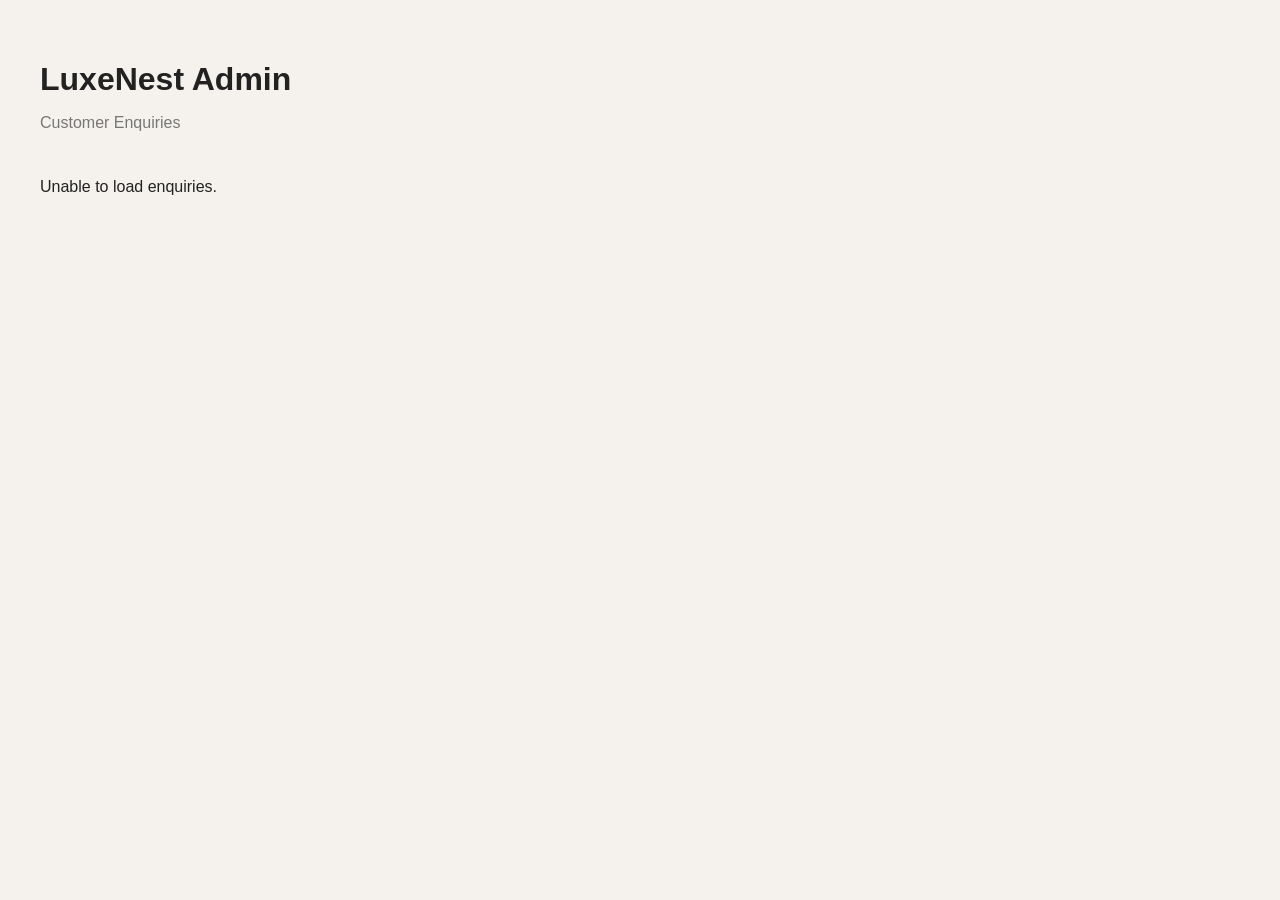
<file: backend/admin/index.html>
<!DOCTYPE html>
<html lang="en">
<head>
    <meta charset="UTF-8">

    <meta name="viewport" content="width=device-width, initial-scale=1.0">

    <title>LuxeNest Admin</title>

    <style>
        body {
            font-family: Arial, sans-serif;
            margin: 0;
            padding: 40px;
            background: #f5f2ed;
            color: #222;
        }

        h1 {
            margin-bottom: 10px;
        }

        .subtitle {
            color: #777;
            margin-bottom: 30px;
        }

        #enquiries {
            display: grid;
            gap: 20px;
        }

        .enquiry-card {
            background: white;
            padding: 25px;
            border-radius: 12px;
            box-shadow: 0 5px 20px rgba(0, 0, 0, 0.08);
        }

        .enquiry-card h3 {
            margin-top: 0;
        }

        .enquiry-card p {
            margin: 8px 0;
        }

        .status {
            display: inline-block;
            padding: 6px 12px;
            border-radius: 20px;
            background: #eee;
            font-size: 13px;
        }

        .loading {
            color: #777;
        }
    </style>
</head>

<body>

    <h1>LuxeNest Admin</h1>

    <p class="subtitle">
        Customer Enquiries
    </p>

    <div id="enquiries">
        <p class="loading">
            Loading enquiries...
        </p>
    </div>

    <script>
        const enquiriesContainer = document.getElementById("enquiries");

        fetch("http://localhost:5000/api/enquiries")
            .then(response => response.json())
            .then(data => {

                enquiriesContainer.innerHTML = "";

                data.forEach(enquiry => {

                    const card = document.createElement("div");

                    card.className = "enquiry-card";

                    card.innerHTML = `
                        <h3>${enquiry.name}</h3>

                        <p><strong>Email:</strong> ${enquiry.email}</p>

                        <p><strong>Phone:</strong> ${enquiry.phone || "Not provided"}</p>

                        <p><strong>Project:</strong> ${enquiry.project}</p>

                        <p><strong>Message:</strong> ${enquiry.message}</p>

                        <span class="status">
                            ${enquiry.status}
                        </span>
                    `;

                    enquiriesContainer.appendChild(card);
                });
            })
            .catch(error => {
                enquiriesContainer.innerHTML =
                    "<p>Unable to load enquiries.</p>";

                console.log("Error:", error);
            });
    </script>

</body>
</html>
</file>
<file: css/style.css>
/* =========================================================
   LUXENEST — FINAL PREMIUM OVERRIDE
   ORGANIC MODERN EDITORIAL THEME
========================================================= */

:root {
    --porcelain: #F8F7F3;
    --stone: #E9E7E1;
    --sage: #66756A;
    --mist-sage: #DCE2DC;
    --platinum: #B8B8B2;
    --graphite: #202220;
    --charcoal: #252525;
    --white: #FFFFFF;

    --serif: "Playfair Display", Georgia, serif;
    --sans: "DM Sans", Arial, sans-serif;

    --container: 1240px;
}


/* =========================================================
   GLOBAL
========================================================= */

html {
    scroll-behavior: smooth;
}

body {
    background: var(--porcelain);
    color: var(--graphite);
    font-family: var(--sans);
}

::selection {
    background: var(--sage);
    color: var(--white);
}


/* =========================================================
   HEADER — SMALL + PREMIUM
========================================================= */

.site-header {
    height: 88px !important;
    min-height: 88px !important;

    position: fixed !important;
    top: 0;
    left: 0;
    right: 0;

    z-index: 1000;

    background: rgba(248, 247, 243, 0.96) !important;

    border-bottom: 1px solid rgba(32, 34, 32, 0.08);

    backdrop-filter: blur(18px);
    -webkit-backdrop-filter: blur(18px);

    transition:
        background 0.3s ease,
        box-shadow 0.3s ease,
        height 0.3s ease;
}


.site-header.scrolled {
    height: 76px !important;

    background: rgba(248, 247, 243, 0.98) !important;

    box-shadow:
        0 8px 30px rgba(32, 34, 32, 0.06);
}


.nav-container {
    width: min(1240px, calc(100% - 80px)) !important;

    height: 100% !important;

    margin: 0 auto !important;

    display: flex !important;

    align-items: center !important;
    justify-content: space-between !important;

    gap: 40px;
}


/* =========================================================
   LOGO — SMALL SYMBOL
========================================================= */

.logo {
    display: flex !important;

    flex-direction: row !important;
    align-items: center !important;

    justify-content: flex-start !important;

    gap: 11px !important;

    width: auto !important;
    height: auto !important;

    text-decoration: none;
}


/* THE ACTUAL SYMBOL */

.logo .brand-mark,
.brand-mark {
    width: 43px !important;
    height: 43px !important;

    min-width: 43px !important;
    max-width: 43px !important;

    display: block !important;

    color: var(--graphite) !important;

    flex: 0 0 43px !important;
}


/* SVG STROKES */

.brand-mark path {
    stroke: currentColor;
    stroke-width: 2.8;
    stroke-linecap: round;
    stroke-linejoin: round;
    fill: none;
}

.brand-mark .brand-leaf {
    fill: currentColor !important;
    stroke: none !important;
}


/* LOGO WORD */

.logo-main {
    display: block !important;

    font-family: var(--serif) !important;

    font-size: 21px !important;
    line-height: 1 !important;

    font-weight: 500 !important;

    letter-spacing: -0.7px !important;

    color: var(--graphite) !important;

    white-space: nowrap;
}


/* INTERIORS TEXT */

.logo-sub {
    display: block !important;

    margin-top: 3px !important;

    font-family: var(--sans) !important;

    font-size: 7px !important;

    line-height: 1 !important;

    letter-spacing: 3px !important;

    font-weight: 600 !important;

    color: var(--sage) !important;

    white-space: nowrap;
}


/* =========================================================
   NAVIGATION
========================================================= */

.desktop-nav {
    display: flex !important;

    align-items: center !important;

    justify-content: center !important;

    gap: 34px !important;

    margin-left: auto;
    margin-right: 20px;
}


.desktop-nav a {
    position: relative;

    font-family: var(--sans) !important;

    font-size: 11px !important;

    font-weight: 600 !important;

    letter-spacing: 1.2px !important;

    text-transform: uppercase;

    color: #555A56 !important;

    text-decoration: none;

    transition:
        color 0.25s ease;
}


.desktop-nav a::after {
    content: "";

    position: absolute;

    left: 0;
    bottom: -7px;

    width: 0;
    height: 1px;

    background: var(--sage);

    transition: width 0.3s ease;
}


.desktop-nav a:hover {
    color: var(--graphite) !important;
}


.desktop-nav a:hover::after {
    width: 100%;
}


/* =========================================================
   LET'S TALK BUTTON
========================================================= */

.nav-contact {
    display: inline-flex !important;

    align-items: center;
    justify-content: center;

    height: 44px !important;

    padding: 0 24px !important;

    background: var(--graphite) !important;

    color: var(--white) !important;

    border: 1px solid var(--graphite) !important;

    font-size: 10px !important;

    font-weight: 700 !important;

    letter-spacing: 1.2px !important;

    text-transform: uppercase;

    text-decoration: none;

    transition:
        background 0.3s ease,
        color 0.3s ease,
        transform 0.3s ease;
}


.nav-contact:hover {
    background: var(--sage) !important;

    border-color: var(--sage) !important;

    transform: translateY(-2px);
}


/* =========================================================
   HERO
========================================================= */

.hero {
    min-height: 100vh !important;

    padding-top: 88px !important;

    background: var(--graphite) !important;

    position: relative;
}


.hero-image-wrapper {
    position: absolute !important;

    inset: 0 !important;

    overflow: hidden;
}


.hero-image {
    width: 100% !important;
    height: 100% !important;

    object-fit: cover !important;

    object-position: center !important;

    transform: scale(1.01);

    filter: saturate(0.78) contrast(0.96);

    transition: transform 1.2s ease;
}


.hero:hover .hero-image {
    transform: scale(1.035);
}


.hero-overlay {
    position: absolute !important;

    inset: 0 !important;

    background:
        linear-gradient(
            90deg,
            rgba(20, 22, 20, 0.72) 0%,
            rgba(20, 22, 20, 0.42) 42%,
            rgba(20, 22, 20, 0.12) 75%,
            rgba(20, 22, 20, 0.25) 100%
        ) !important;
}


/* =========================================================
   HERO CONTENT
========================================================= */

.hero-content {
    position: relative;

    z-index: 3;

    max-width: 1240px;

    width: calc(100% - 80px);

    margin: 0 auto;

    padding-top: 15vh;
}


.hero-kicker {
    display: flex;

    align-items: center;

    gap: 12px;

    margin-bottom: 22px;

    color: rgba(255,255,255,0.82) !important;

    font-size: 10px !important;

    font-weight: 600 !important;

    letter-spacing: 2.2px !important;
}


.hero-kicker span {
    width: 28px;

    height: 1px;

    background: var(--mist-sage);
}


.hero h1 {
    max-width: 780px;

    margin: 0;

    color: var(--white) !important;

    font-family: var(--serif) !important;

    font-size: clamp(55px, 7vw, 102px) !important;

    line-height: 0.94 !important;

    font-weight: 400 !important;

    letter-spacing: -4px !important;
}


.hero h1 em {
    color: var(--mist-sage) !important;

    font-weight: 400;

    font-style: italic;
}


.hero-content > p {
    max-width: 510px;

    margin-top: 30px !important;

    color: rgba(255,255,255,0.82) !important;

    font-size: 16px !important;

    line-height: 1.8 !important;
}


/* =========================================================
   BUTTONS
========================================================= */

.btn {
    min-height: 54px;

    padding: 0 27px;

    display: inline-flex;

    align-items: center;

    justify-content: center;

    gap: 20px;

    font-family: var(--sans);

    font-size: 10px;

    font-weight: 700;

    letter-spacing: 1.3px;

    text-transform: uppercase;

    text-decoration: none;

    transition:
        transform 0.3s ease,
        background 0.3s ease,
        color 0.3s ease,
        border-color 0.3s ease;
}


.btn:hover {
    transform: translateY(-3px);
}


.btn-light {
    background: var(--porcelain) !important;

    color: var(--graphite) !important;

    border: 1px solid var(--porcelain) !important;
}


.btn-light:hover {
    background: var(--mist-sage) !important;

    border-color: var(--mist-sage) !important;
}


.btn-outline-light {
    background: transparent !important;

    color: var(--white) !important;

    border: 1px solid rgba(255,255,255,0.55) !important;
}


.btn-outline-light:hover {
    background: var(--white) !important;

    color: var(--graphite) !important;

    border-color: var(--white) !important;
}


.btn-dark {
    background: var(--graphite) !important;

    color: var(--white) !important;

    border: 1px solid var(--graphite) !important;
}


.btn-dark:hover {
    background: var(--sage) !important;

    border-color: var(--sage) !important;
}


/* =========================================================
   SECTION SYSTEM
========================================================= */

section {
    position: relative;
}


.section-container {
    width: min(var(--container), calc(100% - 80px));

    margin: 0 auto;
}


.eyebrow {
    display: inline-flex;

    align-items: center;

    gap: 12px;

    color: var(--sage);

    font-family: var(--sans);

    font-size: 10px;

    font-weight: 700;

    letter-spacing: 2.4px;

    text-transform: uppercase;
}


.eyebrow::before {
    content: "";

    display: block;

    width: 28px;

    height: 1px;

    background: currentColor;
}


h2 {
    font-family: var(--serif);

    color: var(--graphite);

    font-size: clamp(42px, 5vw, 72px);

    line-height: 0.98;

    font-weight: 400;

    letter-spacing: -2.5px;
}


h2 em {
    color: var(--sage);

    font-style: italic;
}


/* =========================================================
   INTRO
========================================================= */

.intro-section {
    background: var(--porcelain) !important;

    padding: 130px 0;
}


.intro-section h2 {
    max-width: 850px;

    margin: 25px auto;

    text-align: center;
}


.intro-section p {
    max-width: 650px;

    margin: 0 auto;

    text-align: center;

    color: #686E69;

    line-height: 1.9;
}


/* =========================================================
   ABOUT
========================================================= */

.about-section {
    background: var(--stone) !important;

    padding: 130px 0;
}


.about-section img {
    filter: saturate(0.72);

    transition: transform 0.7s ease;
}


.about-section img:hover {
    transform: scale(1.025);
}


/* =========================================================
   STATS
========================================================= */

.stats-section {
    background: var(--graphite) !important;

    color: var(--white);

    padding: 80px 0;
}


.stats-section strong {
    color: var(--white) !important;

    font-family: var(--serif);

    font-size: 52px;
}


.stats-section span {
    color: rgba(255,255,255,0.58) !important;
}


/* =========================================================
   SERVICES
========================================================= */

.services-section {
    background: var(--porcelain) !important;

    padding: 140px 0;
}


.services-layout {
    display: grid;

    grid-template-columns: 0.85fr 1.15fr;

    gap: 80px;

    align-items: start;
}


.services-feature-image {
    position: sticky;

    top: 120px;

    height: 620px;

    overflow: hidden;
}


.services-feature-image img {
    width: 100%;
    height: 100%;

    object-fit: cover;

    filter: saturate(0.72);

    transition: transform 0.8s ease;
}


.services-feature-image:hover img {
    transform: scale(1.04);
}


.service-card {
    border-top: 1px solid rgba(32,34,32,0.15);

    padding: 34px 0;

    transition:
        padding-left 0.3s ease;
}


.service-card:hover {
    padding-left: 12px;
}


.service-card h3 {
    color: var(--graphite) !important;

    font-family: var(--serif);

    font-size: 30px;

    font-weight: 400;
}


.service-card p {
    color: #69706B !important;

    line-height: 1.8;
}


.service-card span {
    color: var(--sage) !important;
}


/* =========================================================
   DARK STATEMENT
========================================================= */

.dark-statement {
    background: var(--charcoal) !important;

    color: var(--white);

    padding: 170px 20px;
}


.dark-statement-inner {
    max-width: 950px;

    margin: auto;

    text-align: center;
}


.dark-statement h2 {
    color: var(--white) !important;

    margin: 28px 0;
}


.dark-statement h2 em {
    color: var(--mist-sage) !important;
}


.dark-statement p {
    max-width: 570px;

    margin: auto;

    color: rgba(255,255,255,0.6);

    line-height: 1.8;
}


.light-eyebrow {
    color: var(--mist-sage) !important;
}


/* =========================================================
   PROJECTS
========================================================= */

.projects-section {
    background: var(--porcelain) !important;

    padding: 140px 0;
}


.project-card {
    background: var(--stone) !important;

    overflow: hidden;

    transition:
        transform 0.4s ease;
}


.project-card:hover {
    transform: translateY(-6px);
}


.project-card img {
    width: 100%;

    display: block;

    filter: saturate(0.72);

    transition:
        transform 0.8s ease,
        filter 0.5s ease;
}


.project-card:hover img {
    transform: scale(1.04);

    filter: saturate(0.9);
}


.project-card h3 {
    font-family: var(--serif) !important;

    color: var(--graphite) !important;

    font-weight: 400 !important;
}


.project-card p,
.project-card span {
    color: var(--sage) !important;
}


/* =========================================================
   PHILOSOPHY
========================================================= */

.philosophy-section {
    background: var(--mist-sage) !important;

    padding: 140px 0;
}


.philosophy-card {
    background: rgba(248,247,243,0.68) !important;

    border: 1px solid rgba(32,34,32,0.08) !important;

    padding: 42px;

    transition:
        transform 0.35s ease,
        background 0.35s ease;
}


.philosophy-card:hover {
    transform: translateY(-7px);

    background: var(--porcelain) !important;
}


.philosophy-card h3 {
    font-family: var(--serif);

    font-size: 27px;

    font-weight: 400;

    color: var(--graphite);
}


.philosophy-card p {
    color: #606861;

    line-height: 1.8;
}


.philosophy-number {
    color: var(--sage) !important;

    font-size: 10px;

    font-weight: 700;

    letter-spacing: 2px;
}


/* =========================================================
   PROCESS
========================================================= */

.process-section {
    background: var(--porcelain) !important;

    padding: 140px 0;
}


.process-item {
    border-top: 1px solid rgba(32,34,32,0.16) !important;

    padding: 35px 0;

    display: grid;

    grid-template-columns: 80px 1fr 40px;

    align-items: center;

    gap: 25px;

    transition:
        padding-left 0.3s ease,
        background 0.3s ease;
}


.process-item:hover {
    padding-left: 15px;

    background: rgba(220,226,220,0.3);
}


.process-number {
    color: var(--sage) !important;

    font-size: 11px;

    font-weight: 700;

    letter-spacing: 1.5px;
}


.process-content h3 {
    margin: 0 0 8px;

    font-family: var(--serif);

    font-size: 31px;

    font-weight: 400;

    color: var(--graphite);
}


.process-content p {
    max-width: 650px;

    margin: 0;

    color: #68706A;

    line-height: 1.75;
}


.process-arrow {
    color: var(--sage);

    font-size: 20px;
}


/* =========================================================
   BIG IMAGE CTA
========================================================= */

.image-cta-section {
    min-height: 650px;

    position: relative;

    overflow: hidden;

    display: flex;

    align-items: center;

    justify-content: center;

    background: var(--graphite);
}


.image-cta-image {
    position: absolute;

    inset: 0;
}


.image-cta-image img {
    width: 100%;
    height: 100%;

    object-fit: cover;

    filter: saturate(0.65);
}


.image-cta-overlay {
    position: absolute;

    inset: 0;

    background:
        linear-gradient(
            90deg,
            rgba(20,22,20,0.68),
            rgba(20,22,20,0.25)
        );
}


.image-cta-content {
    position: relative;

    z-index: 2;

    max-width: 900px;

    padding: 50px;

    text-align: center;
}


.image-cta-content h2 {
    color: var(--white) !important;

    margin: 25px 0 40px;
}


.image-cta-content h2 em {
    color: var(--mist-sage) !important;
}


/* =========================================================
   GALLERY
========================================================= */

.gallery-section {
    background: var(--stone) !important;

    padding: 140px 0;
}


.gallery-item {
    overflow: hidden;

    position: relative;

    background: var(--graphite);
}


.gallery-item img {
    width: 100%;
    height: 100%;

    object-fit: cover;

    display: block;

    filter: saturate(0.7);

    transition:
        transform 0.8s ease,
        filter 0.6s ease;
}


.gallery-item:hover img {
    transform: scale(1.05);

    filter: saturate(0.9);
}


.gallery-overlay {
    position: absolute;

    inset: auto 0 0;

    padding: 25px;

    background:
        linear-gradient(
            transparent,
            rgba(20,22,20,0.65)
        );

    color: var(--white);

    opacity: 0;

    transform: translateY(10px);

    transition:
        opacity 0.35s ease,
        transform 0.35s ease;
}


.gallery-item:hover .gallery-overlay {
    opacity: 1;

    transform: translateY(0);
}


/* =========================================================
   REVIEWS
========================================================= */

.reviews-section {
    background: var(--porcelain) !important;

    padding: 140px 0;
}


.review-card {
    background: var(--stone) !important;

    border: 1px solid rgba(32,34,32,0.08);

    padding: 45px;

    transition:
        transform 0.35s ease;
}


.review-card:hover {
    transform: translateY(-6px);
}


.featured-review {
    background: var(--sage) !important;

    color: var(--white);
}


.review-stars {
    color: var(--sage);

    letter-spacing: 3px;
}


.featured-review .review-stars {
    color: var(--mist-sage);
}


.review-card blockquote {
    font-family: var(--serif);

    font-size: 24px;

    line-height: 1.45;

    color: var(--graphite);
}


.featured-review blockquote {
    color: var(--white);
}


.review-avatar {
    background: var(--graphite) !important;

    color: var(--white) !important;
}


/* =========================================================
   FAQ
========================================================= */

.faq-section {
    background: var(--mist-sage) !important;

    padding: 140px 0;
}


.faq-item {
    border-top: 1px solid rgba(32,34,32,0.18) !important;

    padding: 25px 0;
}


.faq-item summary {
    color: var(--graphite) !important;

    font-size: 16px;

    font-weight: 500;

    cursor: pointer;
}


.faq-icon {
    color: var(--sage) !important;

    font-size: 22px;
}


.faq-answer p {
    color: #626A64 !important;

    line-height: 1.8;

    max-width: 650px;
}


/* =========================================================
   CONTACT
========================================================= */

.contact-section {
    background: var(--graphite) !important;

    color: var(--white);

    padding: 140px 0;
}


.contact-container {
    width: min(1240px, calc(100% - 80px));

    margin: auto;

    display: grid;

    grid-template-columns: 0.85fr 1.15fr;

    gap: 100px;
}


.contact-intro h2 {
    color: var(--white) !important;

    margin: 25px 0;
}


.contact-intro h2 em {
    color: var(--mist-sage) !important;
}


.contact-intro > p {
    color: rgba(255,255,255,0.62);

    line-height: 1.8;

    max-width: 480px;
}


.contact-details {
    margin-top: 45px;

    display: flex;

    flex-direction: column;

    gap: 12px;
}


.contact-details a,
.contact-details span {
    color: rgba(255,255,255,0.82);

    text-decoration: none;

    font-size: 14px;
}


.contact-details a:hover {
    color: var(--mist-sage);
}


/* FORM */

.contact-form {
    background: var(--porcelain);

    padding: 50px;

    color: var(--graphite);
}


.form-group label {
    display: block;

    margin-bottom: 10px;

    font-size: 10px;

    font-weight: 700;

    letter-spacing: 1.4px;

    text-transform: uppercase;

    color: var(--sage);
}


.form-group input,
.form-group select,
.form-group textarea {
    width: 100%;

    border: none;

    border-bottom: 1px solid var(--platinum);

    background: transparent;

    padding: 14px 0;

    color: var(--graphite);

    font-family: var(--sans);

    font-size: 14px;

    outline: none;

    border-radius: 0;

    transition:
        border-color 0.25s ease;
}


.form-group input:focus,
.form-group select:focus,
.form-group textarea:focus {
    border-color: var(--sage);
}


.form-group textarea {
    resize: vertical;
}


.form-submit {
    margin-top: 30px;

    width: auto;
}


.form-note {
    color: #777D78;

    font-size: 11px;
}


/* =========================================================
   FOOTER
========================================================= */

.site-footer {
    background: var(--charcoal) !important;

    color: var(--white);

    padding: 80px 0 25px;
}


.footer-top {
    width: min(1240px, calc(100% - 80px));

    margin: auto;

    display: grid;

    grid-template-columns: 2fr 1fr 1fr 1fr;

    gap: 60px;

    padding-bottom: 70px;
}


.footer-logo {
    display: inline-flex !important;

    align-items: center;

    gap: 11px;

    text-decoration: none;
}


.footer-mark {
    width: 40px !important;

    height: 40px !important;

    color: var(--mist-sage) !important;
}


.footer-brand .logo-main,
.footer-logo span {
    color: var(--white) !important;
}


.footer-brand p {
    max-width: 300px;

    margin-top: 25px;

    color: rgba(255,255,255,0.5);

    line-height: 1.8;
}


.footer-column {
    display: flex;

    flex-direction: column;

    gap: 13px;
}


.footer-column h4 {
    margin: 0 0 10px;

    color: var(--mist-sage);

    font-size: 10px;

    letter-spacing: 1.8px;

    text-transform: uppercase;
}


.footer-column a {
    color: rgba(255,255,255,0.62);

    font-size: 13px;

    text-decoration: none;

    transition: color 0.25s ease;
}


.footer-column a:hover {
    color: var(--white);
}


.footer-bottom {
    width: min(1240px, calc(100% - 80px));

    margin: auto;

    padding-top: 25px;

    border-top: 1px solid rgba(255,255,255,0.1);

    display: flex;

    justify-content: space-between;

    align-items: center;

    gap: 20px;

    color: rgba(255,255,255,0.38);

    font-size: 10px;

    letter-spacing: 0.4px;
}


.back-to-top {
    color: var(--mist-sage);

    text-decoration: none;
}


/* =========================================================
   SCROLL REVEAL
========================================================= */

.reveal {
    opacity: 0;

    transform: translateY(25px);

    transition:
        opacity 0.8s ease,
        transform 0.8s ease;
}


.reveal.revealed {
    opacity: 1;

    transform: translateY(0);
}


/* =========================================================
   RESPONSIVE — TABLET
========================================================= */

@media (max-width: 1000px) {

    .nav-container {
        width: calc(100% - 45px) !important;

        gap: 20px;
    }


    .desktop-nav {
        gap: 18px !important;

        margin-right: 5px;
    }


    .desktop-nav a {
        font-size: 9px !important;

        letter-spacing: 0.8px !important;
    }


    .nav-contact {
        padding: 0 17px !important;

        font-size: 9px !important;
    }


    .services-layout,
    .contact-container {
        grid-template-columns: 1fr;
    }


    .services-feature-image {
        position: relative;

        top: auto;

        height: 500px;
    }


    .contact-container {
        gap: 60px;
    }


    .footer-top {
        grid-template-columns: 1.5fr 1fr 1fr;

        gap: 40px;
    }

}


/* =========================================================
   RESPONSIVE — MOBILE
========================================================= */

@media (max-width: 700px) {

    .site-header {
        height: 72px !important;

        min-height: 72px !important;
    }


    .site-header.scrolled {
        height: 68px !important;
    }


    .nav-container {
        width: calc(100% - 30px) !important;
    }


    .logo .brand-mark,
    .brand-mark {
        width: 34px !important;

        height: 34px !important;

        min-width: 34px !important;

        max-width: 34px !important;

        flex-basis: 34px !important;
    }


    .logo-main {
        font-size: 18px !important;
    }


    .logo-sub {
        font-size: 5.5px !important;

        letter-spacing: 2.2px !important;
    }


    .desktop-nav {
        display: none !important;
    }


    .nav-contact {
        height: 39px !important;

        padding: 0 15px !important;
    }


    .hero {
        padding-top: 72px !important;
    }


    .hero-content {
        width: calc(100% - 40px);

        padding-top: 18vh;
    }


    .hero h1 {
        font-size: clamp(48px, 15vw, 72px) !important;

        letter-spacing: -2.5px !important;
    }


    .hero-content > p {
        font-size: 14px !important;
    }


    .hero-buttons {
        flex-direction: column;

        align-items: flex-start;

        gap: 10px;
    }


    .btn {
        min-height: 50px;

        padding: 0 20px;
    }


    .section-container,
    .contact-container,
    .footer-top,
    .footer-bottom {
        width: calc(100% - 40px);
    }


    .intro-section,
    .about-section,
    .services-section,
    .projects-section,
    .philosophy-section,
    .process-section,
    .gallery-section,
    .reviews-section,
    .faq-section,
    .contact-section {
        padding: 90px 0;
    }


    h2 {
        font-size: 43px;

        letter-spacing: -1.5px;
    }


    .services-feature-image {
        height: 400px;
    }


    .process-item {
        grid-template-columns: 45px 1fr 20px;

        gap: 12px;

        padding: 25px 0;
    }


    .process-content h3 {
        font-size: 25px;
    }


    .process-content p {
        font-size: 13px;
    }


    .image-cta-section {
        min-height: 550px;
    }


    .image-cta-content {
        padding: 25px;
    }


    .contact-form {
        padding: 30px 22px;
    }


    .footer-top {
        grid-template-columns: 1fr 1fr;

        gap: 45px 25px;
    }


    .footer-brand {
        grid-column: 1 / -1;
    }


    .footer-bottom {
        flex-direction: column;

        align-items: flex-start;
    }

}


/* =========================================================
   VERY SMALL MOBILE
========================================================= */

@media (max-width: 420px) {

    .logo-main {
        font-size: 17px !important;
    }


    .logo .brand-mark,
    .brand-mark {
        width: 31px !important;

        height: 31px !important;

        min-width: 31px !important;

        max-width: 31px !important;
    }


    .nav-contact {
        padding: 0 12px !important;

        font-size: 8px !important;
    }


    .hero h1 {
        font-size: 45px !important;
    }


    .footer-top {
        grid-template-columns: 1fr;
    }

}
/* =========================================================
   LUXENEST INTERIORS
   OBSIDIAN LUXE THEME
   THEME OVERRIDE ONLY
   ---------------------------------------------------------
   Layout, animations, transitions and functionality remain
   unchanged. This section only changes the visual theme.
========================================================= */

:root {
    /* ===== OBSIDIAN LUXE PALETTE ===== */

    --obsidian-black: #0D0D0D;
    --deep-charcoal: #191817;
    --warm-charcoal: #242220;

    --ivory-white: #F5F1E8;
    --warm-gray: #B8B2A8;

    --champagne-gold: #C9A96E;
    --soft-champagne: #E1CFA5;

    --muted-border: #4A4338;


    /* ===== EXISTING SITE VARIABLES ===== */

    --porcelain: #F5F1E8;
    --stone: #242220;

    --sage: #C9A96E;
    --mist-sage: #E1CFA5;

    --platinum: #4A4338;

    --graphite: #0D0D0D;
    --charcoal: #191817;

    --white: #F5F1E8;


    /* ===== TYPOGRAPHY ===== */

    --serif: "Playfair Display", "Cormorant Garamond", Georgia, serif;
    --sans: "Inter", "Manrope", Arial, sans-serif;

    --container: 1240px;
}


/* =========================================================
   GLOBAL
========================================================= */

html {
    scroll-behavior: smooth;
}

body {
    background: var(--obsidian-black) !important;
    color: var(--ivory-white) !important;

    font-family: var(--sans);
}

::selection {
    background: var(--champagne-gold);
    color: var(--obsidian-black);
}


/* =========================================================
   HEADER / NAVIGATION
========================================================= */

.site-header {
    background: rgba(13, 13, 13, 0.96) !important;

    border-bottom: 1px solid rgba(74, 67, 56, 0.55) !important;

    backdrop-filter: blur(18px);
    -webkit-backdrop-filter: blur(18px);

    transition:
        background 0.3s ease,
        box-shadow 0.3s ease,
        height 0.3s ease;
}


.site-header.scrolled {
    background: rgba(13, 13, 13, 0.98) !important;

    box-shadow:
        0 8px 30px rgba(0, 0, 0, 0.22) !important;
}


/* =========================================================
   NAV CONTAINER
========================================================= */

.nav-container {
    color: var(--ivory-white);
}


/* =========================================================
   LOGO
========================================================= */

.logo-main {
    color: var(--ivory-white) !important;
}

.logo-sub {
    color: var(--champagne-gold) !important;
}


.logo .brand-mark,
.brand-mark {
    color: var(--champagne-gold) !important;
}


.brand-mark path {
    stroke: currentColor !important;
}


.brand-mark .brand-leaf {
    fill: currentColor !important;
}


/* =========================================================
   NAV LINKS
========================================================= */

.desktop-nav a {
    color: var(--warm-gray) !important;

    transition:
        color 0.25s ease;
}


.desktop-nav a:hover {
    color: var(--ivory-white) !important;
}


.desktop-nav a::after {
    background: var(--champagne-gold) !important;

    transition: width 0.3s ease;
}


/* =========================================================
   NAV CONTACT BUTTON
========================================================= */

.nav-contact {
    background: var(--champagne-gold) !important;

    border: 1px solid var(--champagne-gold) !important;

    color: var(--obsidian-black) !important;

    transition:
        background 0.3s ease,
        color 0.3s ease,
        border-color 0.3s ease,
        transform 0.3s ease;
}


.nav-contact:hover {
    background: var(--soft-champagne) !important;

    border-color: var(--soft-champagne) !important;

    color: var(--obsidian-black) !important;
}


/* =========================================================
   HERO
========================================================= */

.hero {
    background: var(--obsidian-black) !important;
}


.hero-image {
    filter:
        saturate(0.72)
        contrast(1.02)
        brightness(0.78) !important;
}


.hero-overlay {
    background:
        linear-gradient(
            90deg,
            rgba(13, 13, 13, 0.78) 0%,
            rgba(13, 13, 13, 0.48) 42%,
            rgba(13, 13, 13, 0.15) 75%,
            rgba(13, 13, 13, 0.28) 100%
        ) !important;
}


/* =========================================================
   HERO KICKER
========================================================= */

.hero-kicker {
    color: var(--soft-champagne) !important;
}


.hero-kicker span {
    background: var(--champagne-gold) !important;
}


/* =========================================================
   HERO TYPOGRAPHY
========================================================= */

.hero h1 {
    color: var(--ivory-white) !important;

    font-family: var(--serif) !important;
}


.hero h1 em {
    color: var(--soft-champagne) !important;
}


.hero-content > p {
    color: var(--warm-gray) !important;
}


/* =========================================================
   HERO BUTTONS
========================================================= */

.btn-light {
    background: var(--champagne-gold) !important;

    border-color: var(--champagne-gold) !important;

    color: var(--obsidian-black) !important;
}


.btn-light:hover {
    background: var(--soft-champagne) !important;

    border-color: var(--soft-champagne) !important;

    color: var(--obsidian-black) !important;
}


.btn-outline-light {
    background: transparent !important;

    border-color: var(--muted-border) !important;

    color: var(--ivory-white) !important;
}


.btn-outline-light:hover {
    background: var(--champagne-gold) !important;

    border-color: var(--champagne-gold) !important;

    color: var(--obsidian-black) !important;
}


.btn-dark {
    background: var(--champagne-gold) !important;

    border-color: var(--champagne-gold) !important;

    color: var(--obsidian-black) !important;
}


.btn-dark:hover {
    background: var(--soft-champagne) !important;

    border-color: var(--soft-champagne) !important;

    color: var(--obsidian-black) !important;
}


/* =========================================================
   GENERAL TYPOGRAPHY
========================================================= */

.eyebrow {
    color: var(--champagne-gold) !important;
}


.eyebrow::before {
    background: var(--champagne-gold) !important;
}


h2 {
    color: var(--ivory-white) !important;

    font-family: var(--serif);
}


h2 em {
    color: var(--soft-champagne) !important;
}


/* =========================================================
   INTRO SECTION
========================================================= */

.intro-section {
    background: var(--deep-charcoal) !important;
}


.intro-section h2 {
    color: var(--ivory-white) !important;
}


.intro-section p {
    color: var(--warm-gray) !important;
}


/* =========================================================
   ABOUT SECTION
========================================================= */

.about-section {
    background: var(--warm-charcoal) !important;
}


.about-section h2,
.about-section h3 {
    color: var(--ivory-white) !important;
}


.about-section p {
    color: var(--warm-gray) !important;
}


.about-section img {
    filter:
        saturate(0.75)
        contrast(1.02)
        brightness(0.88) !important;

    transition:
        transform 0.7s ease,
        filter 0.5s ease;
}


.about-section img:hover {
    filter:
        saturate(0.85)
        contrast(1.03)
        brightness(0.94) !important;
}


/* =========================================================
   STATS
========================================================= */

.stats-section {
    background: var(--obsidian-black) !important;

    border-top: 1px solid var(--muted-border);
    border-bottom: 1px solid var(--muted-border);
}


.stats-section strong {
    color: var(--champagne-gold) !important;

    font-family: var(--serif);
}


.stats-section span {
    color: var(--warm-gray) !important;
}


/* =========================================================
   SERVICES
========================================================= */

.services-section {
    background: var(--deep-charcoal) !important;
}


.services-section h2,
.services-section h3 {
    color: var(--ivory-white) !important;
}


.services-section p {
    color: var(--warm-gray) !important;
}


.services-feature-image {
    border: 1px solid var(--muted-border);
}


.services-feature-image img {
    filter:
        saturate(0.78)
        contrast(1.02)
        brightness(0.88) !important;

    transition:
        transform 0.8s ease,
        filter 0.5s ease;
}


.services-feature-image:hover img {
    filter:
        saturate(0.9)
        contrast(1.03)
        brightness(0.94) !important;
}


.service-card {
    border-color: var(--muted-border) !important;
}


.service-card h3 {
    color: var(--ivory-white) !important;
}


.service-card p {
    color: var(--warm-gray) !important;
}


.service-card span {
    color: var(--champagne-gold) !important;
}


/* =========================================================
   DARK STATEMENT
========================================================= */

.dark-statement {
    background: var(--obsidian-black) !important;

    border-top: 1px solid var(--muted-border);
    border-bottom: 1px solid var(--muted-border);
}


.dark-statement h2 {
    color: var(--ivory-white) !important;
}


.dark-statement h2 em {
    color: var(--soft-champagne) !important;
}


.dark-statement p {
    color: var(--warm-gray) !important;
}


.light-eyebrow {
    color: var(--champagne-gold) !important;
}


/* =========================================================
   PROJECTS
========================================================= */

.projects-section {
    background: var(--deep-charcoal) !important;
}


.project-card {
    background: var(--warm-charcoal) !important;

    border: 1px solid var(--muted-border) !important;

    transition:
        transform 0.4s ease,
        border-color 0.35s ease;
}


.project-card:hover {
    border-color: var(--champagne-gold) !important;
}


.project-card img {
    filter:
        saturate(0.72)
        contrast(1.02)
        brightness(0.86) !important;

    transition:
        transform 0.8s ease,
        filter 0.5s ease;
}


.project-card:hover img {
    filter:
        saturate(0.88)
        contrast(1.03)
        brightness(0.93) !important;
}


.project-card h3 {
    color: var(--ivory-white) !important;

    font-family: var(--serif) !important;
}


.project-card p,
.project-card span {
    color: var(--champagne-gold) !important;
}


/* =========================================================
   GOLD BORDER HOVER DETAIL
========================================================= */

.project-card::before {
    content: "";

    position: absolute;

    inset: 0;

    border: 1px solid transparent;

    pointer-events: none;

    transition:
        border-color 0.45s ease;
}


.project-card:hover::before {
    border-color: rgba(201, 169, 110, 0.45);
}


/* =========================================================
   PHILOSOPHY
========================================================= */

.philosophy-section {
    background: var(--warm-charcoal) !important;
}


.philosophy-card {
    background: var(--deep-charcoal) !important;

    border: 1px solid var(--muted-border) !important;

    transition:
        transform 0.35s ease,
        border-color 0.35s ease,
        background 0.35s ease;
}


.philosophy-card:hover {
    background: var(--deep-charcoal) !important;

    border-color: var(--champagne-gold) !important;
}


.philosophy-card h3 {
    color: var(--ivory-white) !important;
}


.philosophy-card p {
    color: var(--warm-gray) !important;
}


.philosophy-number {
    color: var(--champagne-gold) !important;
}


/* =========================================================
   PROCESS
========================================================= */

.process-section {
    background: var(--deep-charcoal) !important;
}


.process-item {
    border-color: var(--muted-border) !important;
}


.process-item:hover {
    background: rgba(201, 169, 110, 0.035) !important;
}


.process-number {
    color: var(--champagne-gold) !important;
}


.process-content h3 {
    color: var(--ivory-white) !important;

    font-family: var(--serif);
}


.process-content p {
    color: var(--warm-gray) !important;
}


.process-arrow {
    color: var(--champagne-gold) !important;
}


/* =========================================================
   BIG IMAGE CTA
========================================================= */

.image-cta-section {
    background: var(--obsidian-black) !important;
}


.image-cta-image img {
    filter:
        saturate(0.68)
        contrast(1.04)
        brightness(0.72) !important;
}


.image-cta-overlay {
    background:
        linear-gradient(
            90deg,
            rgba(13, 13, 13, 0.76),
            rgba(13, 13, 13, 0.28)
        ) !important;
}


.image-cta-content h2 {
    color: var(--ivory-white) !important;
}


.image-cta-content h2 em {
    color: var(--soft-champagne) !important;
}


/* =========================================================
   GALLERY
========================================================= */

.gallery-section {
    background: var(--deep-charcoal) !important;
}


.gallery-item {
    background: var(--obsidian-black);

    border: 1px solid transparent;

    transition:
        border-color 0.4s ease;
}


.gallery-item:hover {
    border-color: var(--champagne-gold);
}


.gallery-item img {
    filter:
        saturate(0.72)
        contrast(1.02)
        brightness(0.86) !important;

    transition:
        transform 0.8s ease,
        filter 0.5s ease;
}


.gallery-item:hover img {
    filter:
        saturate(0.9)
        contrast(1.03)
        brightness(0.94) !important;
}


.gallery-overlay {
    background:
        linear-gradient(
            transparent,
            rgba(13, 13, 13, 0.82)
        ) !important;
}


/* =========================================================
   TESTIMONIALS
========================================================= */

.reviews-section {
    background: var(--obsidian-black) !important;
}


.review-card {
    background: var(--warm-charcoal) !important;

    border: 1px solid var(--muted-border) !important;
}


.review-card:hover {
    border-color: rgba(201, 169, 110, 0.55) !important;
}


.featured-review {
    background: var(--warm-charcoal) !important;

    border-color: var(--champagne-gold) !important;
}


.review-stars {
    color: var(--champagne-gold) !important;
}


.featured-review .review-stars {
    color: var(--soft-champagne) !important;
}


.review-card blockquote {
    color: var(--ivory-white) !important;

    font-family: var(--serif);
}


.featured-review blockquote {
    color: var(--ivory-white) !important;
}


.review-card p {
    color: var(--warm-gray) !important;
}


.review-avatar {
    background: var(--champagne-gold) !important;

    color: var(--obsidian-black) !important;
}


/* =========================================================
   FAQ
========================================================= */

.faq-section {
    background: var(--deep-charcoal) !important;
}


.faq-item {
    border-color: var(--muted-border) !important;
}


.faq-item summary {
    color: var(--ivory-white) !important;
}


.faq-icon {
    color: var(--champagne-gold) !important;
}


.faq-answer p {
    color: var(--warm-gray) !important;
}


/* =========================================================
   CONTACT
========================================================= */

.contact-section {
    background: var(--obsidian-black) !important;

    border-top: 1px solid var(--muted-border);
}


.contact-intro h2 {
    color: var(--ivory-white) !important;
}


.contact-intro h2 em {
    color: var(--soft-champagne) !important;
}


.contact-intro > p {
    color: var(--warm-gray) !important;
}


.contact-details a,
.contact-details span {
    color: var(--warm-gray) !important;
}


.contact-details a:hover {
    color: var(--champagne-gold) !important;
}


/* =========================================================
   CONTACT FORM
========================================================= */

.contact-form {
    background: var(--warm-charcoal) !important;

    border: 1px solid var(--muted-border);

    color: var(--ivory-white) !important;
}


.form-group label {
    color: var(--champagne-gold) !important;
}


.form-group input,
.form-group select,
.form-group textarea {
    color: var(--ivory-white) !important;

    background: transparent !important;

    border-color: var(--muted-border) !important;
}


.form-group input::placeholder,
.form-group textarea::placeholder {
    color: #807A71 !important;
}


.form-group input:focus,
.form-group select:focus,
.form-group textarea:focus {
    border-color: var(--champagne-gold) !important;
}


.form-note {
    color: var(--warm-gray) !important;
}


/* =========================================================
   FOOTER
========================================================= */

.site-footer {
    background: var(--deep-charcoal) !important;

    border-top: 1px solid var(--muted-border);
}


.footer-mark {
    color: var(--champagne-gold) !important;
}


.footer-brand .logo-main,
.footer-logo span {
    color: var(--ivory-white) !important;
}


.footer-brand .logo-sub {
    color: var(--champagne-gold) !important;
}


.footer-brand p {
    color: var(--warm-gray) !important;
}


.footer-column h4 {
    color: var(--champagne-gold) !important;
}


.footer-column a {
    color: var(--warm-gray) !important;
}


.footer-column a:hover {
    color: var(--ivory-white) !important;
}


.footer-bottom {
    border-color: var(--muted-border) !important;

    color: #817B72 !important;
}


.back-to-top {
    color: var(--champagne-gold) !important;
}


/* =========================================================
   SUBTLE GOLD DETAILS
========================================================= */

a {
    transition:
        color 0.25s ease,
        border-color 0.25s ease,
        background 0.25s ease;
}


hr {
    border-color: var(--muted-border) !important;
}


/* =========================================================
   MOBILE THEME
========================================================= */

@media (max-width: 700px) {

    .site-header {
        background: rgba(13, 13, 13, 0.98) !important;
    }


    .logo-main {
        color: var(--ivory-white) !important;
    }


    .logo-sub {
        color: var(--champagne-gold) !important;
    }


    .logo .brand-mark,
    .brand-mark {
        color: var(--champagne-gold) !important;
    }


    .nav-contact {
        background: var(--champagne-gold) !important;

        border-color: var(--champagne-gold) !important;

        color: var(--obsidian-black) !important;
    }


    .hero h1 {
        color: var(--ivory-white) !important;
    }


    .hero h1 em {
        color: var(--soft-champagne) !important;
    }


    .contact-form {
        border-color: var(--muted-border) !important;
    }

}


/* =========================================================
   ACCESSIBILITY
========================================================= */

:focus-visible {
    outline: 2px solid var(--champagne-gold);

    outline-offset: 4px;
}


/* =========================================================
   END — OBSIDIAN LUXE THEME
========================================================= */
</file>
